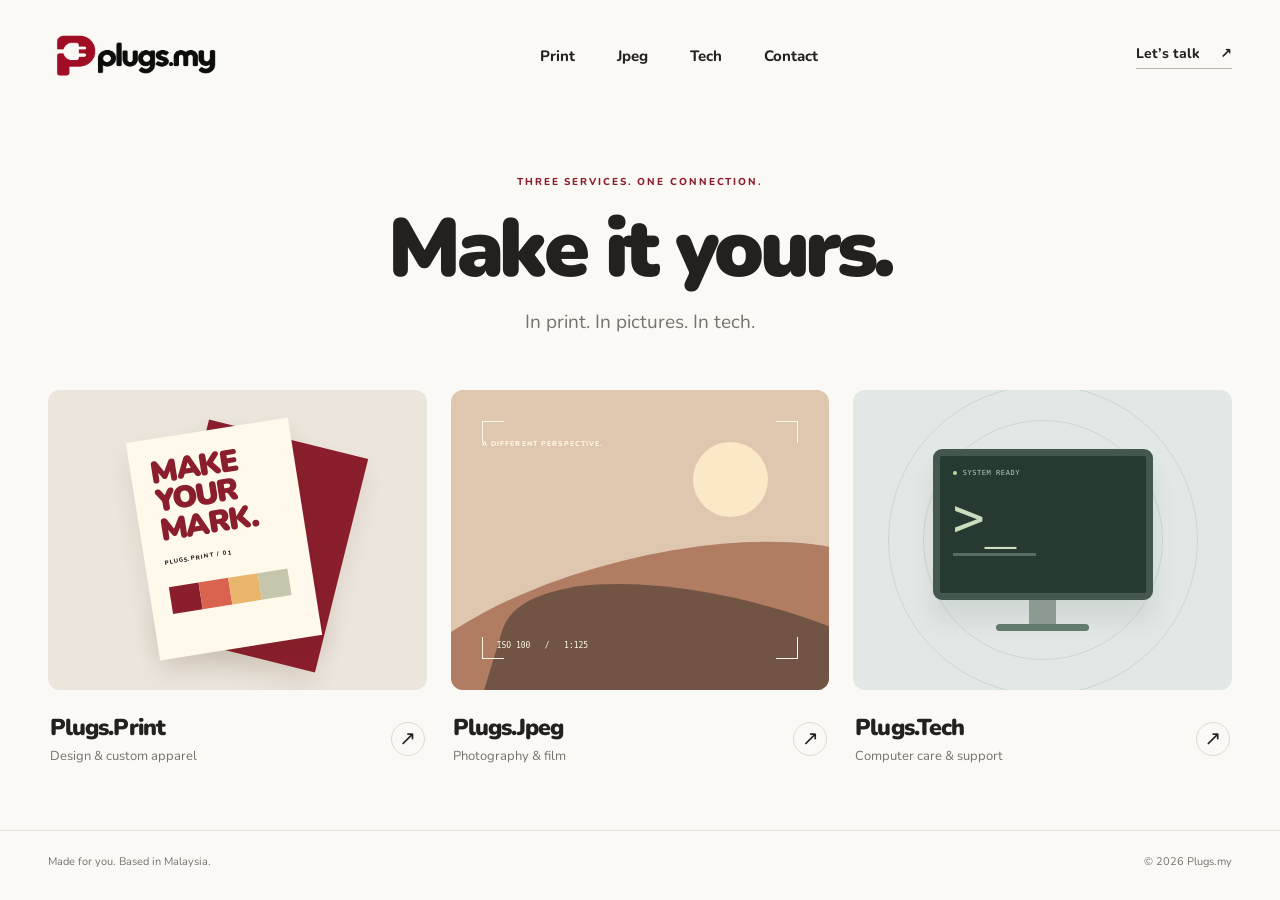
<file: site/index.html>
<!doctype html>
<html lang="en">
<head>
  <meta charset="utf-8">
  <meta name="viewport" content="width=device-width, initial-scale=1">
  <title>Plugs.my — Print, Jpeg, Tech</title>
  <meta name="description" content="Custom design and apparel, photography and video, and computer care. Three services, connected by Plugs.my.">
  <link rel="icon" href="assets/favicon.svg" type="image/svg+xml">
  <link rel="stylesheet" href="styles.css?v=contact-1">
</head>
<body>
  <header>
    <a class="brand" href="#" aria-label="Plugs.my home"><img src="assets/logo-transparent.png" alt="plugs.my" width="184" height="47"></a>
    <nav aria-label="Services"><a href="/print">Print</a><a href="/jpeg">Jpeg</a><a href="/tech">Tech</a><a href="/contact">Contact</a></nav>
    <a class="contact" href="/contact">Let’s talk <span aria-hidden="true">↗</span></a>
  </header>
  <main>
    <section class="intro">
      <p class="eyebrow">THREE SERVICES. ONE CONNECTION.</p>
      <h1>Make it yours.</h1>
      <p class="intro-line">In print. In pictures. In tech.</p>
    </section>
    <section class="services" aria-label="Our services">
      <a class="service print" href="/print" aria-label="Explore Plugs.Print">
        <div class="art print-art" aria-hidden="true"><div class="paper paper-back"></div><div class="paper paper-front"><span class="paper-title">MAKE<br>YOUR<br>MARK.</span><span class="paper-caption">PLUGS.PRINT / 01</span><div class="swatches"><i></i><i></i><i></i><i></i></div></div></div>
        <div class="service-info"><div><h2>Plugs.Print</h2><p>Design &amp; custom apparel</p></div><span class="arrow" aria-hidden="true">↗</span></div>
      </a>
      <a class="service jpeg" href="/jpeg" aria-label="Explore Plugs.Jpeg">
        <div class="art jpeg-art" aria-hidden="true"><div class="sun"></div><div class="hill hill-back"></div><div class="hill hill-front"></div><div class="viewfinder"><i></i><i></i><i></i><i></i><span class="frame-note">A DIFFERENT PERSPECTIVE.</span></div><span class="exposure">ISO 100 &nbsp; / &nbsp; 1:125</span></div>
        <div class="service-info"><div><h2>Plugs.Jpeg</h2><p>Photography &amp; film</p></div><span class="arrow" aria-hidden="true">↗</span></div>
      </a>
      <a class="service tech" href="/tech" aria-label="Explore Plugs.Tech">
        <div class="art tech-art" aria-hidden="true"><div class="orbit orbit-one"></div><div class="orbit orbit-two"></div><div class="computer"><div class="screen"><span class="status"><i></i> SYSTEM READY</span><span class="screen-symbol">&gt;_</span><span class="screen-line"></span></div><div class="stand"></div><div class="base"></div></div></div>
        <div class="service-info"><div><h2>Plugs.Tech</h2><p>Computer care &amp; support</p></div><span class="arrow" aria-hidden="true">↗</span></div>
      </a>
    </section>
  </main>
  <footer><span>Made for you. Based in Malaysia.</span><span>© 2026 Plugs.my</span></footer>
</body>
</html>
</file>
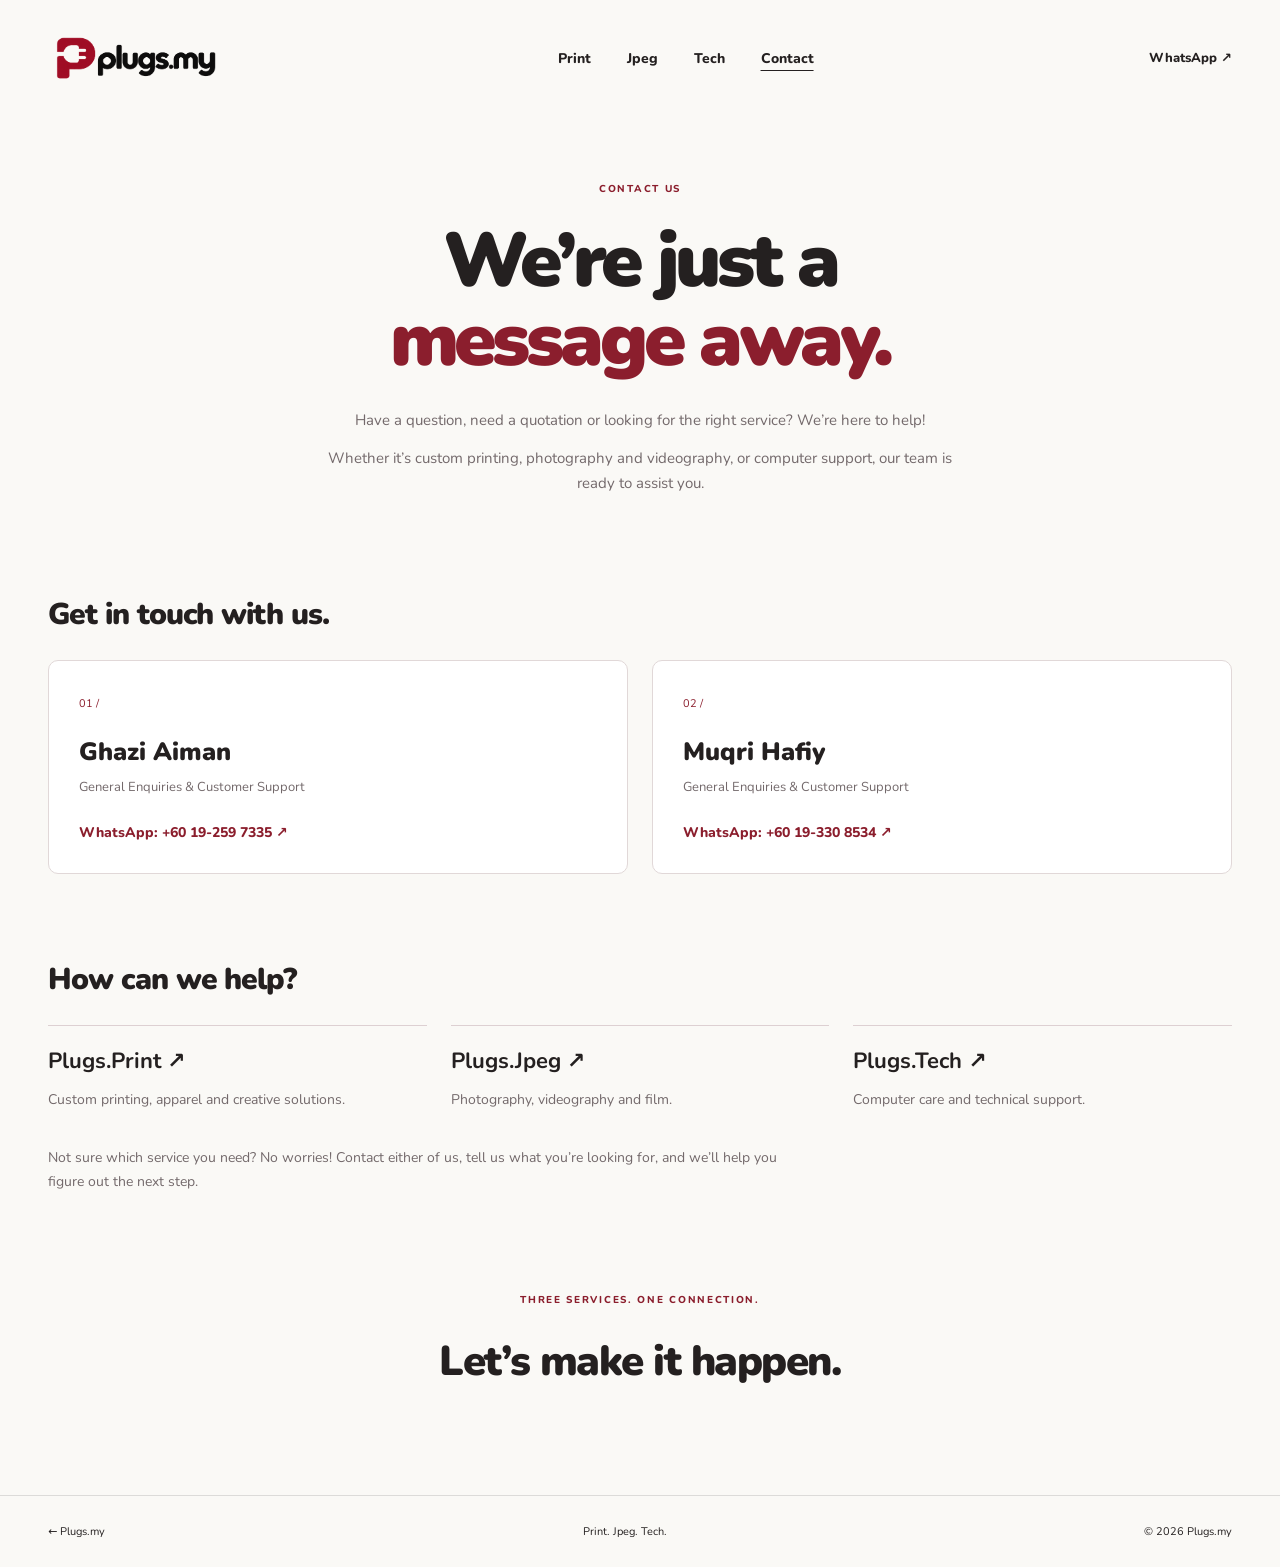
<file: site/contact.html>
<!doctype html><html lang="en"><head><meta charset="utf-8"><meta name="viewport" content="width=device-width,initial-scale=1"><title>Contact Us — Plugs.my</title><meta name="description" content="Contact Ghazi Aiman or Muqri Hafiy for Plugs.Print, Plugs.Jpeg and Plugs.Tech enquiries and quotations."><link rel="icon" href="assets/favicon.svg"><link rel="stylesheet" href="microsites.css?v=contact-pricing-1"><link rel="stylesheet" href="contact.css?v=1"></head><body class="contact-site"><header class="micro-header"><a class="micro-brand" href="/" aria-label="Plugs.my home"><img src="assets/logo-transparent.png" alt="plugs.my" width="174"></a><nav aria-label="Navigation"><a href="/print">Print</a><a href="/jpeg">Jpeg</a><a href="/tech">Tech</a><a href="/contact" aria-current="page">Contact</a></nav><a class="micro-contact" href="https://wa.me/60192597335" target="_blank" rel="noopener">WhatsApp ↗</a></header><main><section class="contact-intro"><p class="kicker">CONTACT US</p><h1>We’re just a<br><em>message away.</em></h1><p>Have a question, need a quotation or looking for the right service? We’re here to help!</p><p>Whether it’s custom printing, photography and videography, or computer support, our team is ready to assist you.</p></section><section class="contact-people" aria-labelledby="touch-title"><h2 id="touch-title">Get in touch with us.</h2><div class="contact-cards"><article><span>01 /</span><h3>Ghazi Aiman</h3><p>General Enquiries &amp; Customer Support</p><a href="https://wa.me/60192597335" target="_blank" rel="noopener">WhatsApp: +60 19-259 7335 ↗</a></article><article><span>02 /</span><h3>Muqri Hafiy</h3><p>General Enquiries &amp; Customer Support</p><a href="https://wa.me/60193308534" target="_blank" rel="noopener">WhatsApp: +60 19-330 8534 ↗</a></article></div></section><section class="contact-services"><h2>How can we help?</h2><div class="contact-service-links"><a href="/print"><strong>Plugs.Print ↗</strong><span>Custom printing, apparel and creative solutions.</span></a><a href="/jpeg"><strong>Plugs.Jpeg ↗</strong><span>Photography, videography and film.</span></a><a href="/tech"><strong>Plugs.Tech ↗</strong><span>Computer care and technical support.</span></a></div><p>Not sure which service you need? No worries! Contact either of us, tell us what you’re looking for, and we’ll help you figure out the next step.</p></section><section class="contact-end"><p class="kicker">THREE SERVICES. ONE CONNECTION.</p><h2>Let’s make it happen.</h2></section></main><footer class="micro-footer"><a href="/">← Plugs.my</a><span>Print. Jpeg. Tech.</span><span>© 2026 Plugs.my</span></footer><script src="microsites.js?v=contact-pricing-1"></script></body></html>
</file>
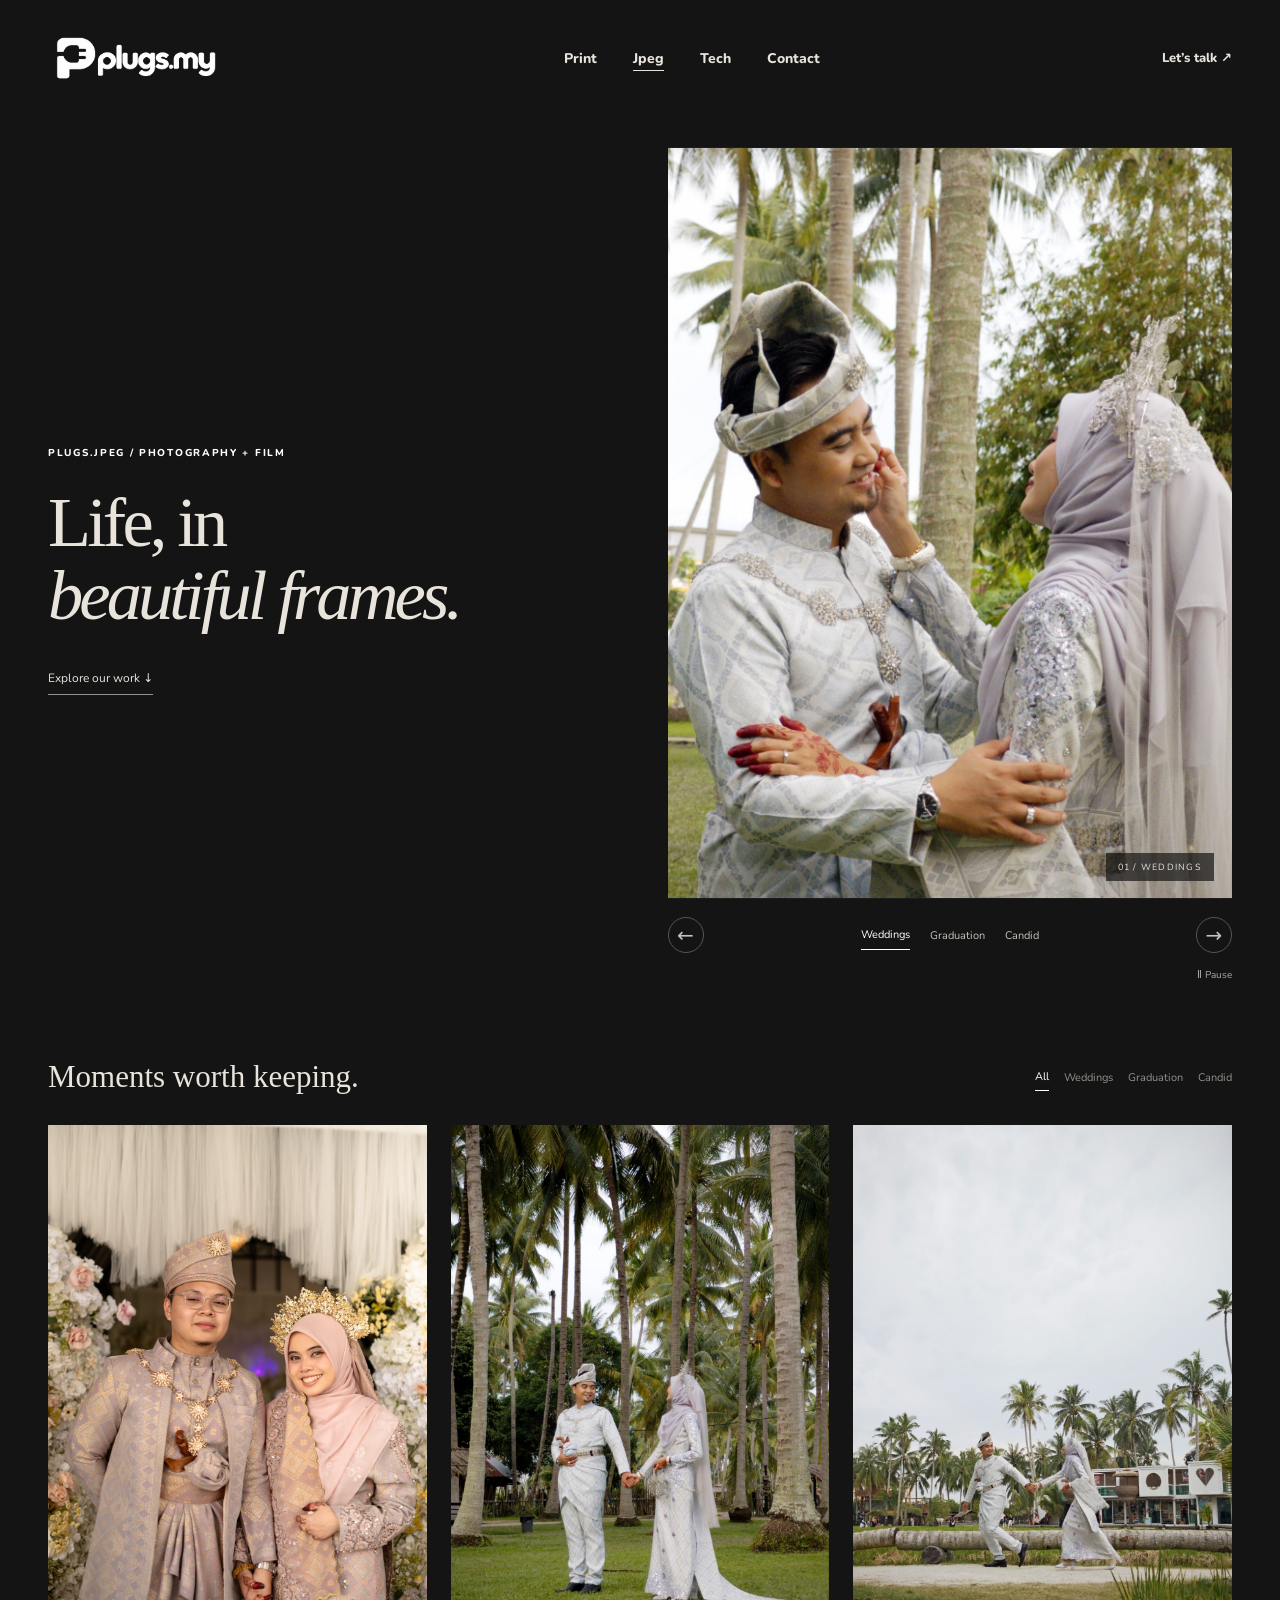
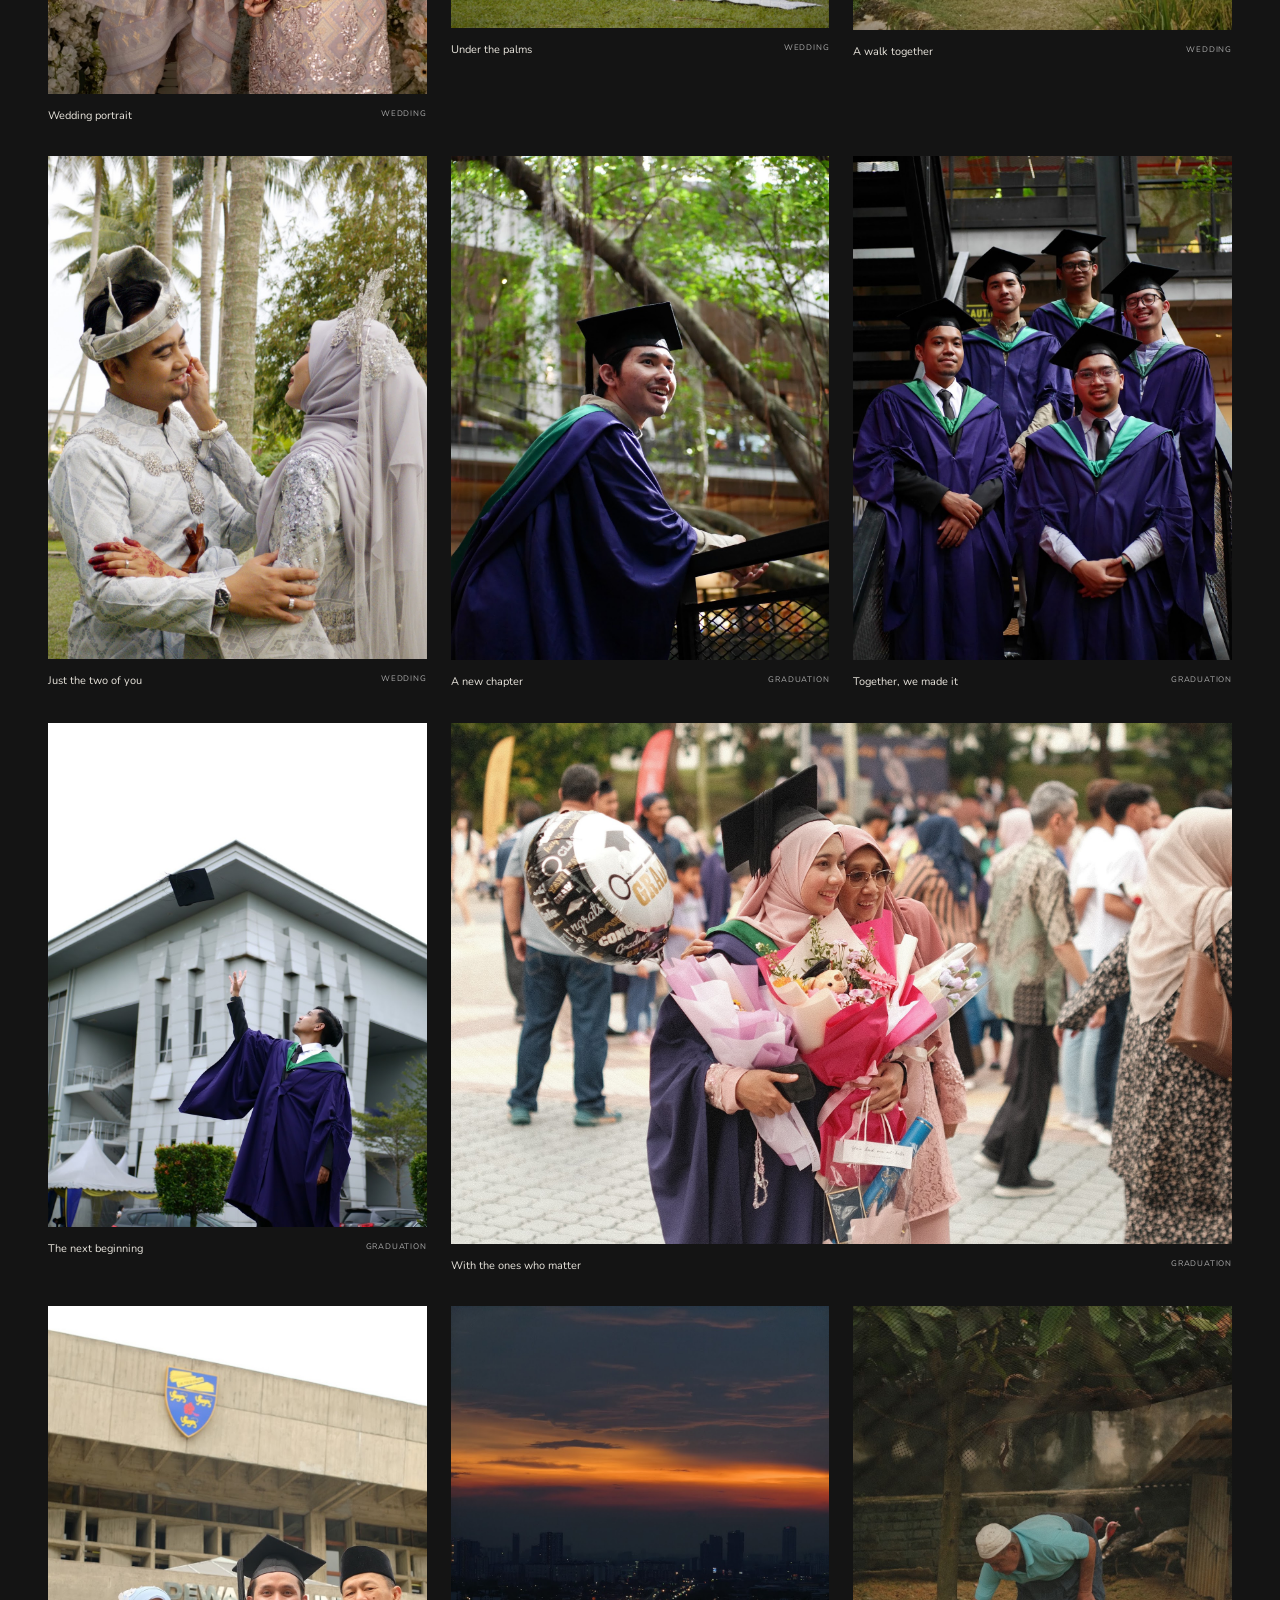
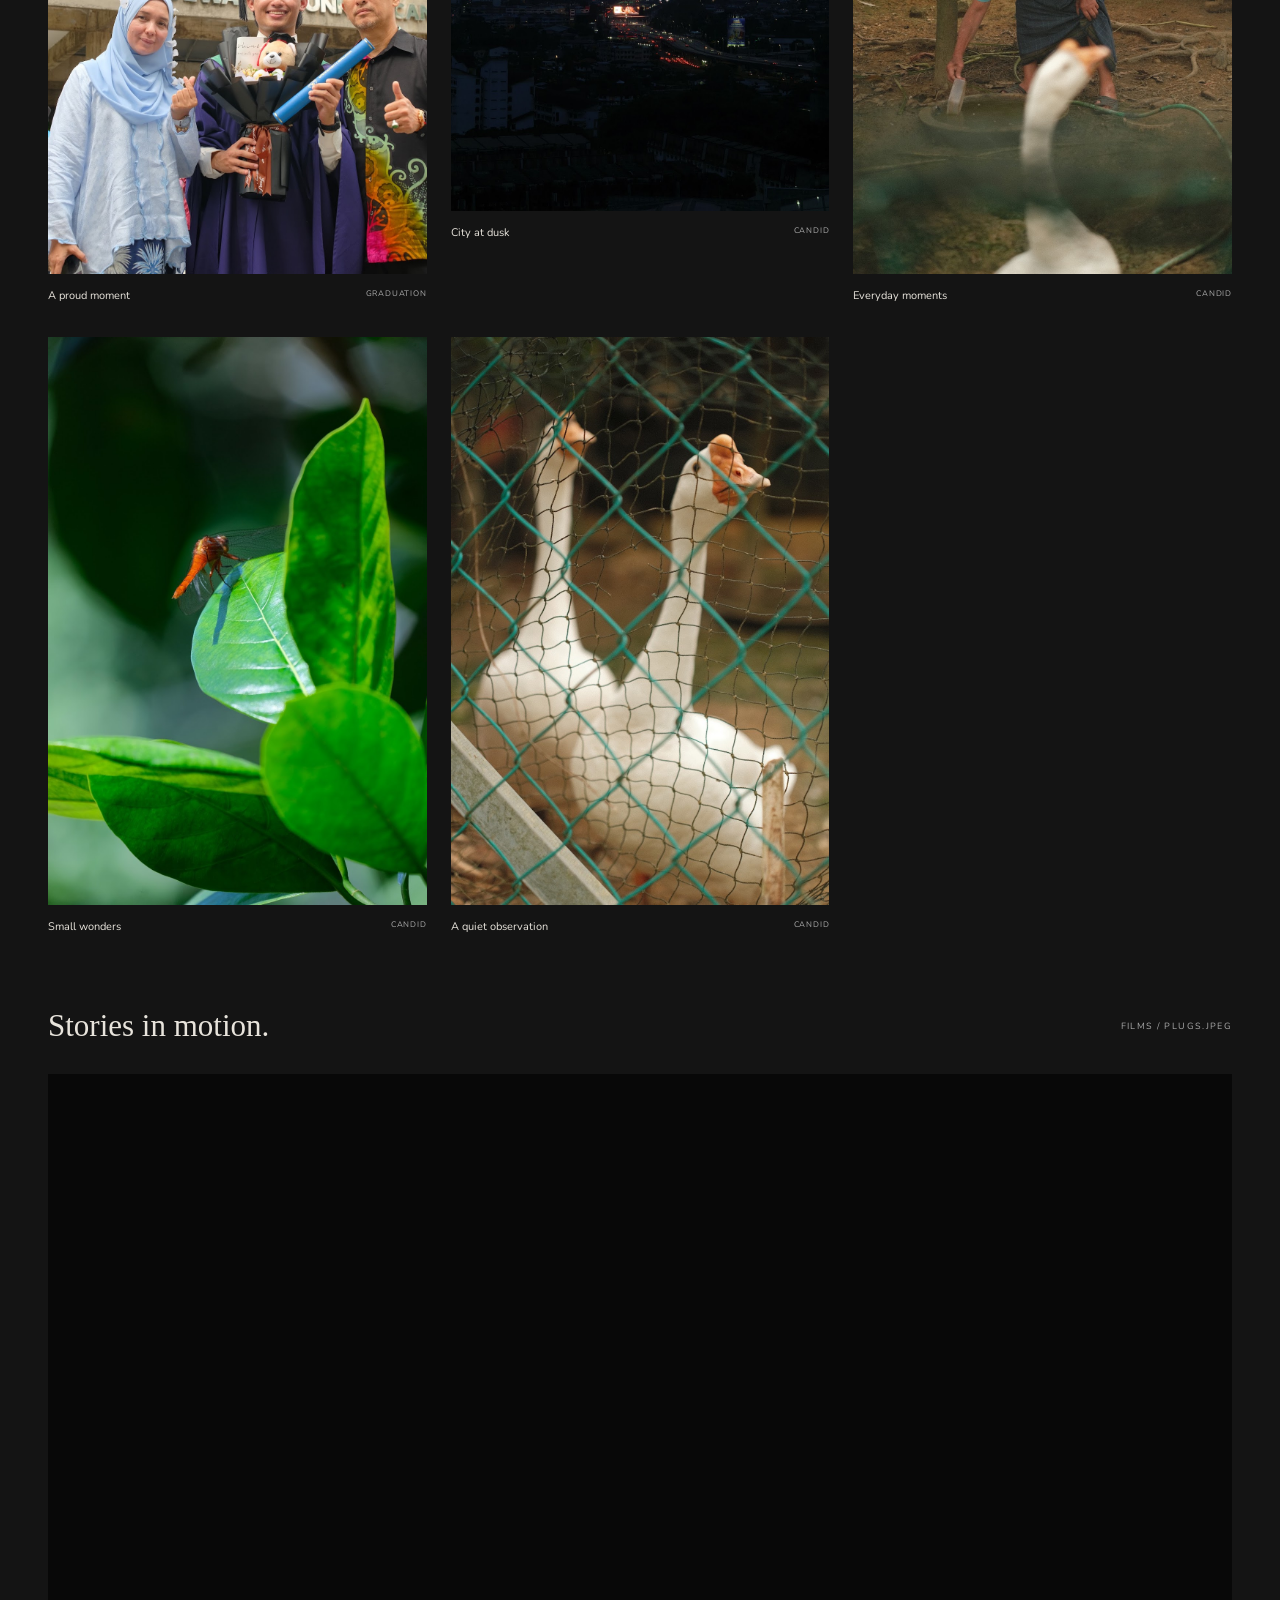
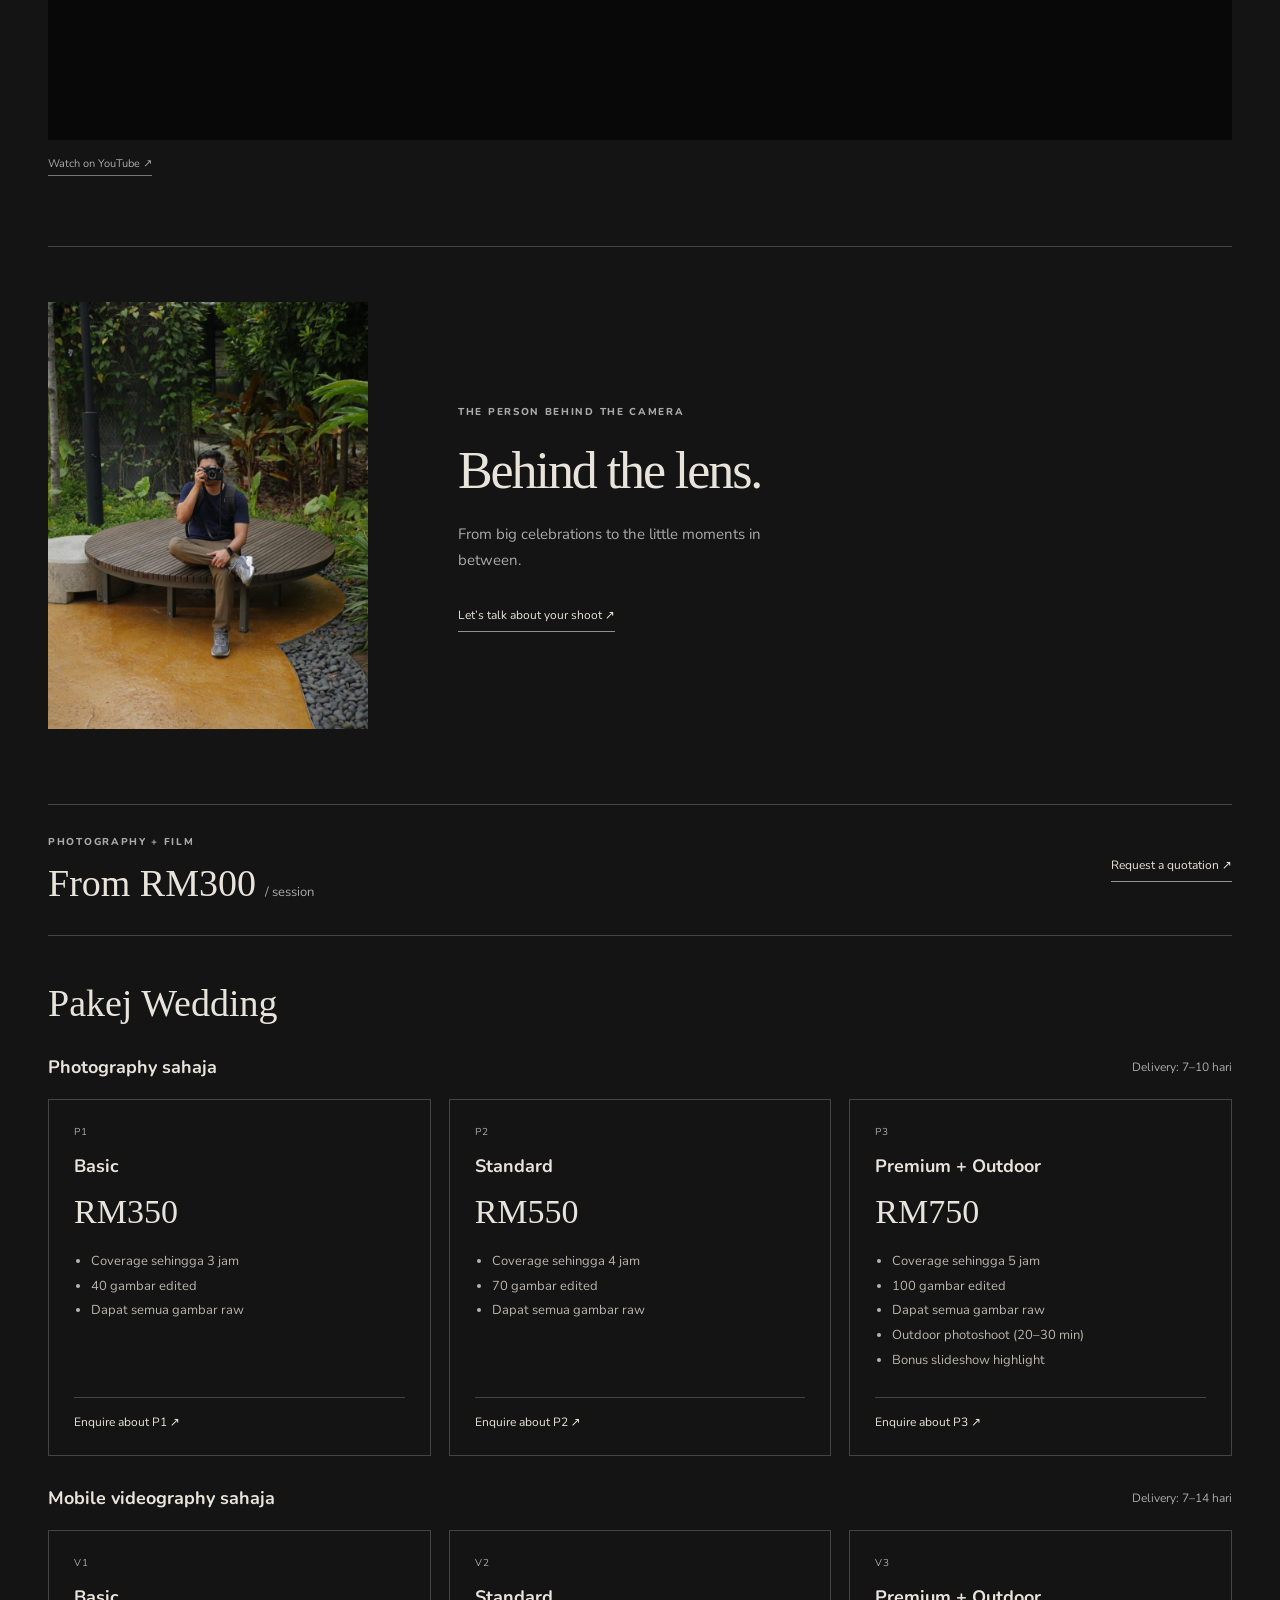
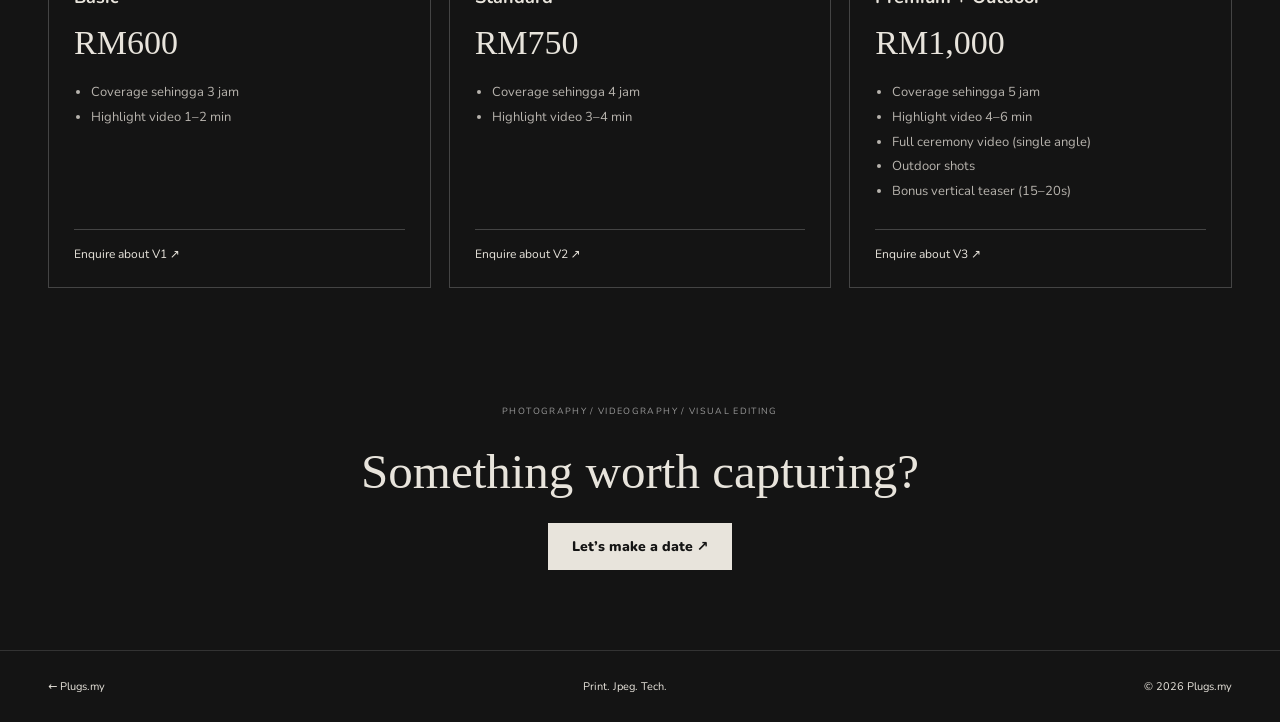
<file: site/jpeg.html>
<!doctype html><html lang="en"><head><meta charset="utf-8"><meta name="viewport" content="width=device-width,initial-scale=1"><title>Plugs.Jpeg — Plugs.my</title><link rel="icon" href="assets/favicon.svg"><link rel="stylesheet" href="microsites.css?v=contact-pricing-1-portfolio-5"></head><body class="jpeg-site"><header class="micro-header"><a class="micro-brand" href="./"><img src="assets/logo-transparent.png" alt="plugs.my" width="174"></a><nav aria-label="Services"><a href="/print">Print</a><a href="/jpeg">Jpeg</a><a href="/tech">Tech</a><a href="/contact">Contact</a></nav><a class="micro-contact" href="/contact">Let’s talk ↗</a></header><main><section class="jpeg-hero portfolio-hero"><div class="jpeg-overlay"><p class="kicker">PLUGS.JPEG / PHOTOGRAPHY + FILM</p><h1>Life, in<br><em>beautiful frames.</em></h1><a href="#portfolio" class="jpeg-link">Explore our work ↓</a></div><div class="hero-carousel" role="region" aria-roledescription="carousel" aria-label="Photography services"><div class="hero-slide" role="group" aria-roledescription="slide" aria-label="1 of 3: Weddings"><img src="assets/portfolio/wedding-04.png" alt="Bride and groom sharing a close moment beneath palm trees" width="1166" height="1552"><span class="photo-label">01 / WEDDINGS</span></div><div class="hero-slide" role="group" aria-roledescription="slide" aria-label="2 of 3: Graduation" hidden><img src="assets/portfolio/graduation-01.png" alt="Graduate smiling in a purple gown outdoors" width="1166" height="1552" loading="lazy"><span class="photo-label">02 / GRADUATION</span></div><div class="hero-slide" role="group" aria-roledescription="slide" aria-label="3 of 3: Candid" hidden><img src="assets/portfolio/candid-01.png" alt="Orange sunset over the city skyline" width="1166" height="1552" loading="lazy"><span class="photo-label">03 / CANDID</span></div><div class="carousel-controls"><button class="carousel-prev" aria-label="Previous photography type">←</button><div class="carousel-tabs" aria-label="Choose photography type"><button data-slide="0" aria-pressed="true">Weddings</button><button data-slide="1" aria-pressed="false">Graduation</button><button data-slide="2" aria-pressed="false">Candid</button></div><button class="carousel-next" aria-label="Next photography type">→</button></div><button class="carousel-toggle" type="button" aria-label="Pause automatic slideshow">Ⅱ Pause</button><p class="carousel-status" aria-live="polite" aria-atomic="true">Weddings — 1 of 3</p></div></section><section class="portfolio" id="portfolio"><div class="portfolio-heading"><h2>Moments worth keeping.</h2><div class="filters" role="group" aria-label="Filter portfolio"><button class="active" data-filter="all" aria-pressed="true">All</button><button data-filter="weddings" aria-pressed="false">Weddings</button><button data-filter="graduation" aria-pressed="false">Graduation</button><button data-filter="candid" aria-pressed="false">Candid</button></div></div><div class="photo-grid real-portfolio"><figure data-category="weddings" class="portrait"><button class="photo-open" aria-label="View wedding portrait"><img src="assets/portfolio/wedding-01.png" alt="Couple in coordinated traditional wedding attire surrounded by flowers" loading="lazy" width="1166" height="1552"></button><figcaption><span>Wedding portrait</span><span>WEDDING</span></figcaption></figure><figure data-category="weddings" class="portrait"><button class="photo-open" aria-label="View under the palms"><img src="assets/portfolio/wedding-02.png" alt="Newlyweds holding hands beneath tall palm trees" loading="lazy" width="1166" height="1552"></button><figcaption><span>Under the palms</span><span>WEDDING</span></figcaption></figure><figure data-category="weddings" class="portrait"><button class="photo-open" aria-label="View a walk together"><img src="assets/portfolio/wedding-03.png" alt="Newlyweds walking hand in hand beside a palm-lined beach" loading="lazy" width="1166" height="1552"></button><figcaption><span>A walk together</span><span>WEDDING</span></figcaption></figure><figure data-category="weddings" class="portrait"><button class="photo-open" aria-label="View just the two of you"><img src="assets/portfolio/wedding-04.png" alt="Bride and groom sharing a close moment outdoors" loading="lazy" width="1166" height="1552"></button><figcaption><span>Just the two of you</span><span>WEDDING</span></figcaption></figure><figure data-category="graduation" class="portrait"><button class="photo-open" aria-label="View a new chapter"><img src="assets/portfolio/graduation-01.png" alt="Graduate smiling in a purple gown and mortarboard outdoors" loading="lazy" width="1166" height="1552"></button><figcaption><span>A new chapter</span><span>GRADUATION</span></figcaption></figure><figure data-category="graduation" class="portrait"><button class="photo-open" aria-label="View together, we made it"><img src="assets/portfolio/graduation-02.png" alt="Five graduates posing together in purple gowns" loading="lazy" width="1166" height="1552"></button><figcaption><span>Together, we made it</span><span>GRADUATION</span></figcaption></figure><figure data-category="graduation" class="portrait"><button class="photo-open" aria-label="View the next beginning"><img src="assets/portfolio/graduation-03.png" alt="Graduate tossing a mortarboard into the air" loading="lazy" width="1166" height="1552"></button><figcaption><span>The next beginning</span><span>GRADUATION</span></figcaption></figure><figure data-category="graduation" class="landscape"><button class="photo-open" aria-label="View with the ones who matter"><img src="assets/portfolio/graduation-04.png" alt="Graduate holding flowers and embracing a loved one" loading="lazy" width="2328" height="1552"></button><figcaption><span>With the ones who matter</span><span>GRADUATION</span></figcaption></figure><figure data-category="graduation" class="portrait"><button class="photo-open" aria-label="View a proud moment"><img src="assets/portfolio/graduation-05.png" alt="Graduate posing with family members outside a university hall" loading="lazy" width="1166" height="1552"></button><figcaption><span>A proud moment</span><span>GRADUATION</span></figcaption></figure><figure data-category="candid" class="portrait"><button class="photo-open" aria-label="View city at dusk"><img src="assets/portfolio/candid-01.png" alt="Orange sunset over a city skyline and evening traffic" loading="lazy" width="1164" height="1552"></button><figcaption><span>City at dusk</span><span>CANDID</span></figcaption></figure><figure data-category="candid" class="portrait"><button class="photo-open" aria-label="View everyday moments"><img src="assets/portfolio/candid-02.png" alt="Man tending an outdoor bird enclosure" loading="lazy" width="1034" height="1552"></button><figcaption><span>Everyday moments</span><span>CANDID</span></figcaption></figure><figure data-category="candid" class="portrait"><button class="photo-open" aria-label="View small wonders"><img src="assets/portfolio/candid-03.png" alt="Orange dragonfly resting on a bright green leaf" loading="lazy" width="1034" height="1552"></button><figcaption><span>Small wonders</span><span>CANDID</span></figcaption></figure><figure data-category="candid" class="portrait"><button class="photo-open" aria-label="View a quiet observation"><img src="assets/portfolio/candid-04.png" alt="Two white geese seen through enclosure netting" loading="lazy" width="1034" height="1552"></button><figcaption><span>A quiet observation</span><span>CANDID</span></figcaption></figure></div></section><section class="films" id="films" aria-labelledby="films-title"><div class="portfolio-heading"><h2 id="films-title">Stories in motion.</h2><span class="film-label">FILMS / PLUGS.JPEG</span></div><div class="film-player"><iframe src="https://www.youtube-nocookie.com/embed/VL3LqoIb05s" title="Plugs.Jpeg portfolio film on YouTube" width="1280" height="720" loading="lazy" referrerpolicy="strict-origin-when-cross-origin" allow="accelerometer; autoplay; clipboard-write; encrypted-media; gyroscope; picture-in-picture; web-share" allowfullscreen></iframe></div><a class="film-external" href="https://www.youtube.com/watch?v=VL3LqoIb05s" target="_blank" rel="noopener">Watch on YouTube ↗</a></section><section class="photographer" aria-labelledby="photographer-title"><img src="assets/portfolio/photographer.png" alt="The Plugs.Jpeg photographer holding a camera in a garden" width="809" height="1080" loading="lazy"><div><p class="kicker">THE PERSON BEHIND THE CAMERA</p><h2 id="photographer-title">Behind the lens.</h2><p>From big celebrations to the little moments in between.</p><a class="jpeg-link" href="https://wa.me/60192597335?text=Hi%20Plugs.Jpeg%2C%20I%27d%20like%20to%20discuss%20a%20shoot." target="_blank" rel="noopener">Let’s talk about your shoot ↗</a></div></section><section class="jpeg-pricing" id="pricing"><div class="jpeg-starting"><div><p class="kicker">PHOTOGRAPHY + FILM</p><h2>From RM300 <span>/ session</span></h2></div><a class="jpeg-link" href="/contact">Request a quotation ↗</a></div><div lang="ms"><h2 class="wedding-title">Pakej Wedding</h2><div class="package-heading"><h3>Photography sahaja</h3><p>Delivery: 7–10 hari</p></div><div class="package-grid"><article><span class="package-code">P1</span><h4>Basic</h4><p class="package-price">RM350</p><ul><li>Coverage sehingga 3 jam</li><li>40 gambar edited</li><li>Dapat semua gambar raw</li></ul><a href="https://wa.me/60192597335?text=Hi%20Plugs.Jpeg%2C%20saya%20berminat%20pakej%20P1." target="_blank" rel="noopener">Enquire about P1 ↗</a></article><article><span class="package-code">P2</span><h4>Standard</h4><p class="package-price">RM550</p><ul><li>Coverage sehingga 4 jam</li><li>70 gambar edited</li><li>Dapat semua gambar raw</li></ul><a href="https://wa.me/60192597335?text=Hi%20Plugs.Jpeg%2C%20saya%20berminat%20pakej%20P2." target="_blank" rel="noopener">Enquire about P2 ↗</a></article><article><span class="package-code">P3</span><h4>Premium + Outdoor</h4><p class="package-price">RM750</p><ul><li>Coverage sehingga 5 jam</li><li>100 gambar edited</li><li>Dapat semua gambar raw</li><li>Outdoor photoshoot (20–30 min)</li><li>Bonus slideshow highlight</li></ul><a href="https://wa.me/60192597335?text=Hi%20Plugs.Jpeg%2C%20saya%20berminat%20pakej%20P3." target="_blank" rel="noopener">Enquire about P3 ↗</a></article></div><div class="package-heading"><h3>Mobile videography sahaja</h3><p>Delivery: 7–14 hari</p></div><div class="package-grid"><article><span class="package-code">V1</span><h4>Basic</h4><p class="package-price">RM600</p><ul><li>Coverage sehingga 3 jam</li><li>Highlight video 1–2 min</li></ul><a href="https://wa.me/60192597335?text=Hi%20Plugs.Jpeg%2C%20saya%20berminat%20pakej%20V1." target="_blank" rel="noopener">Enquire about V1 ↗</a></article><article><span class="package-code">V2</span><h4>Standard</h4><p class="package-price">RM750</p><ul><li>Coverage sehingga 4 jam</li><li>Highlight video 3–4 min</li></ul><a href="https://wa.me/60192597335?text=Hi%20Plugs.Jpeg%2C%20saya%20berminat%20pakej%20V2." target="_blank" rel="noopener">Enquire about V2 ↗</a></article><article><span class="package-code">V3</span><h4>Premium + Outdoor</h4><p class="package-price">RM1,000</p><ul><li>Coverage sehingga 5 jam</li><li>Highlight video 4–6 min</li><li>Full ceremony video (single angle)</li><li>Outdoor shots</li><li>Bonus vertical teaser (15–20s)</li></ul><a href="https://wa.me/60192597335?text=Hi%20Plugs.Jpeg%2C%20saya%20berminat%20pakej%20V3." target="_blank" rel="noopener">Enquire about V3 ↗</a></article></div></div></section><section class="jpeg-book"><span>PHOTOGRAPHY / VIDEOGRAPHY / VISUAL EDITING</span><h2>Something worth capturing?</h2><a class="action" href="https://wa.me/60192597335?text=Hi%20Plugs.Jpeg%2C%20I%27d%20like%20to%20enquire%20about%20a%20shoot." target="_blank" rel="noopener">Let’s make a date ↗</a></section></main><dialog class="photo-dialog" aria-label="Portfolio photograph"><button class="photo-close" aria-label="Close photograph">✕</button><img alt=""><p></p></dialog><footer class="micro-footer"><a href="./">← Plugs.my</a><span>Print. Jpeg. Tech.</span><span>© 2026 Plugs.my</span></footer><script src="microsites.js?v=clean-urls-1"></script></body></html>
</file>
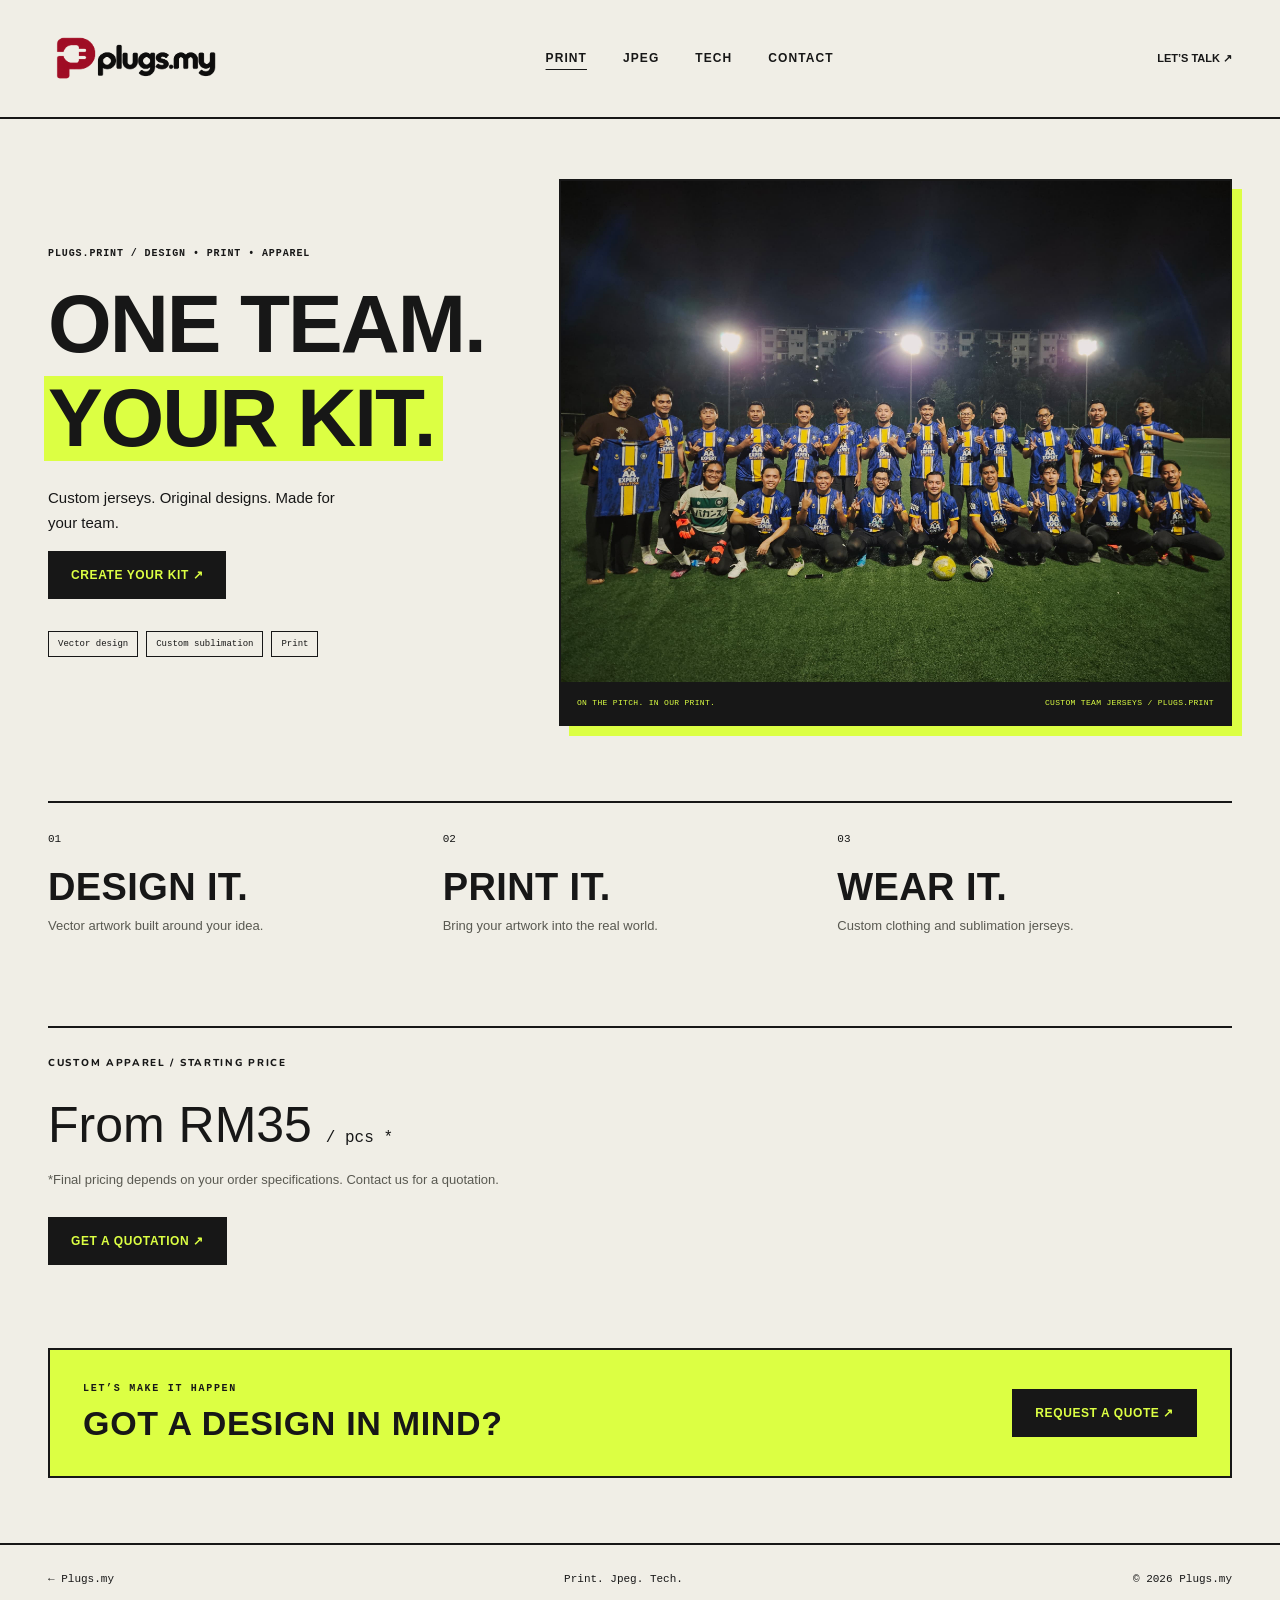
<file: site/print.html>
<!doctype html><html lang="en"><head><meta charset="utf-8"><meta name="viewport" content="width=device-width,initial-scale=1"><title>Plugs.Print — Plugs.my</title><link rel="icon" href="assets/favicon.svg"><link rel="stylesheet" href="microsites.css?v=contact-pricing-1-print-3"><link rel="stylesheet" href="print-theme.css?v=pricing-1"></head><body class="print-site"><header class="micro-header"><a class="micro-brand" href="./"><img src="assets/logo-transparent.png" alt="plugs.my" width="174"></a><nav aria-label="Services"><a href="/print">Print</a><a href="/jpeg">Jpeg</a><a href="/tech">Tech</a><a href="/contact">Contact</a></nav><a class="micro-contact" href="/contact">Let’s talk ↗</a></header><main><section class="print-hero"><div><p class="kicker">PLUGS.PRINT / DESIGN • PRINT • APPAREL</p><h1>ONE TEAM.<br><em>YOUR KIT.</em></h1><p>Custom jerseys. Original designs. Made for your team.</p><a class="action" href="#start">Create your kit ↗</a><div class="print-tags"><span>Vector design</span><span>Custom sublimation</span><span>Print</span></div></div><div class="print-product"><img src="assets/print-team-jerseys.png" alt="Football team wearing blue and yellow custom jerseys produced by Plugs.Print" width="2560" height="1920"><div class="product-caption"><span>ON THE PITCH. IN OUR PRINT.</span><span>CUSTOM TEAM JERSEYS / PLUGS.PRINT</span></div></div></section><section class="print-offerings"><article><span>01</span><h2>Design it.</h2><p>Vector artwork built around your idea.</p></article><article><span>02</span><h2>Print it.</h2><p>Bring your artwork into the real world.</p></article><article><span>03</span><h2>Wear it.</h2><p>Custom clothing and sublimation jerseys.</p></article></section><section class="print-pricing"><p class="kicker">CUSTOM APPAREL / STARTING PRICE</p><h2>From RM35 <span>/ pcs *</span></h2><p>*Final pricing depends on your order specifications. Contact us for a quotation.</p><a class="action" href="/contact">Get a quotation ↗</a></section><section id="start" class="print-start"><div><p class="kicker">LET’S MAKE IT HAPPEN</p><h2>Got a design in mind?</h2></div><a class="action" href="https://wa.me/60192597335?text=Hi%20Plugs.Print%2C%20I%27d%20like%20a%20quote%20for%20a%20custom%20order." target="_blank" rel="noopener">Request a quote ↗</a></section></main><footer class="micro-footer"><a href="./">← Plugs.my</a><span>Print. Jpeg. Tech.</span><span>© 2026 Plugs.my</span></footer><script src="microsites.js?v=clean-urls-1"></script></body></html>
</file>
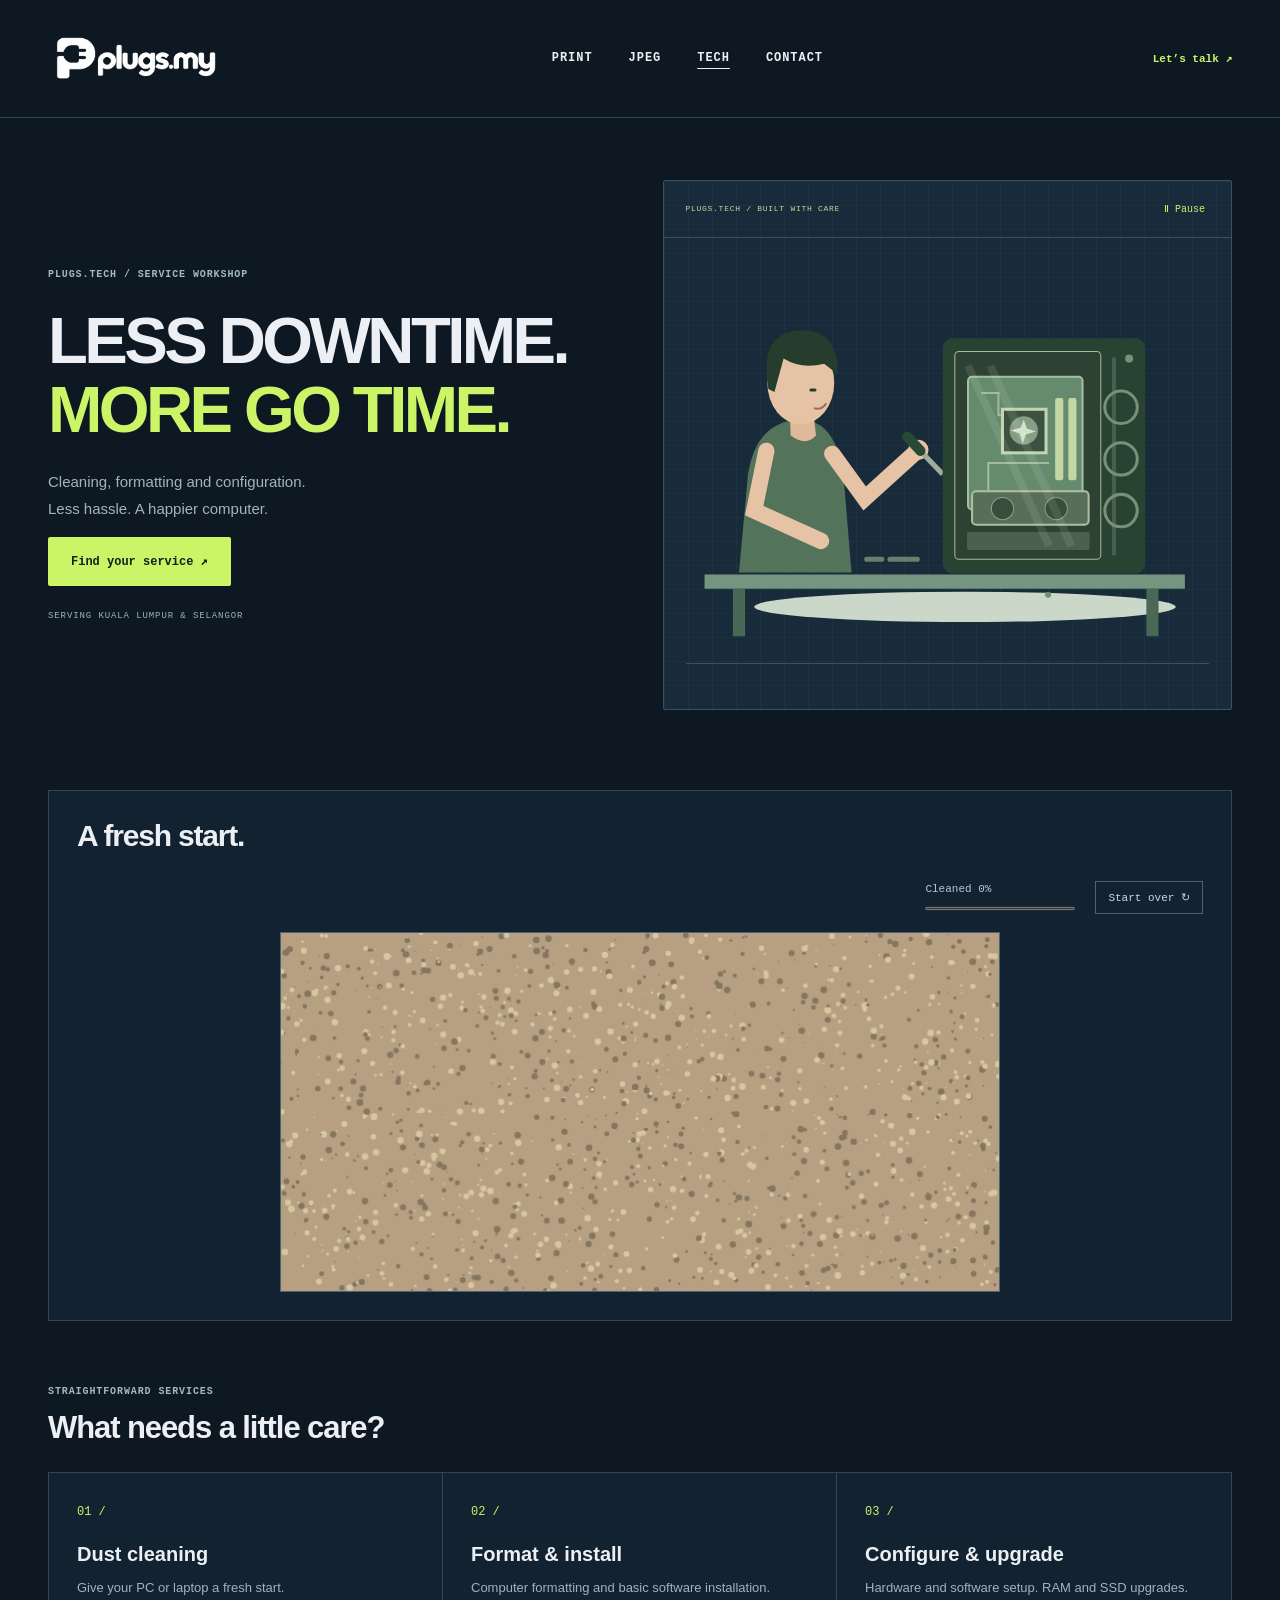
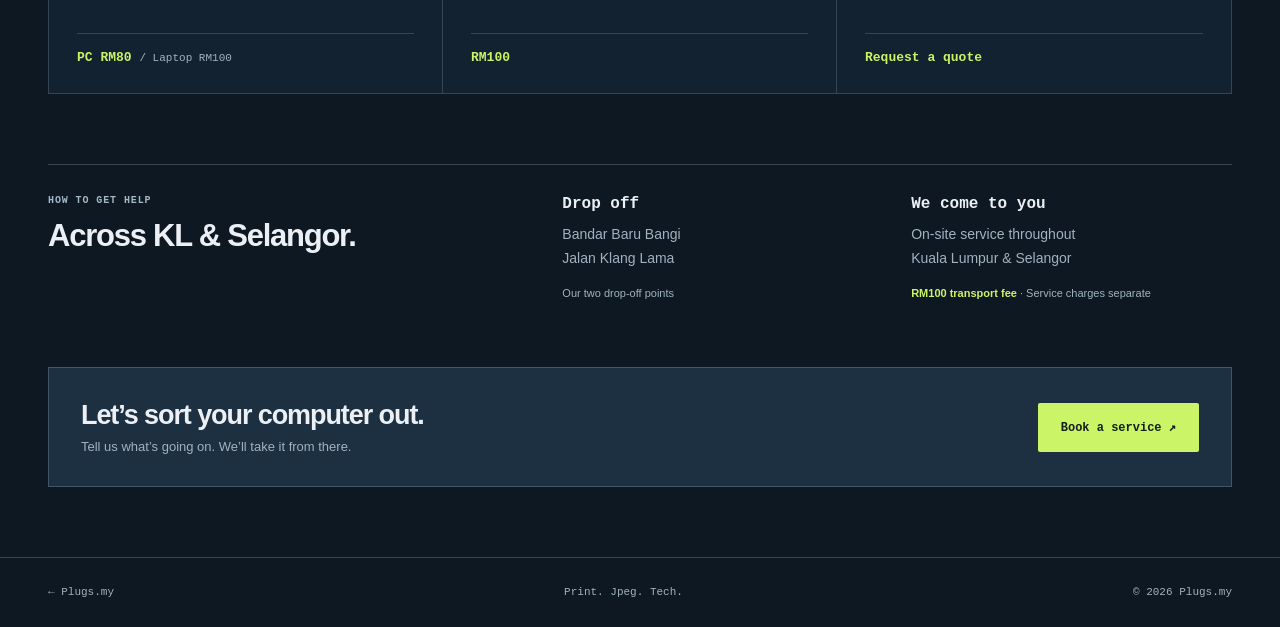
<file: site/tech.html>
<!doctype html><html lang="en"><head><meta charset="utf-8"><meta name="viewport" content="width=device-width,initial-scale=1"><title>Plugs.Tech — Plugs.my</title><link rel="icon" href="assets/favicon.svg"><link rel="stylesheet" href="microsites.css?v=contact-pricing-1-tech-3"><link rel="stylesheet" href="tech-theme.css?v=3"></head><body class="tech-site"><header class="micro-header"><a class="micro-brand" href="./"><img src="assets/logo-transparent.png" alt="plugs.my" width="174"></a><nav aria-label="Services"><a href="/print">Print</a><a href="/jpeg">Jpeg</a><a href="/tech">Tech</a><a href="/contact">Contact</a></nav><a class="micro-contact" href="/contact">Let’s talk ↗</a></header><main><section class="tech-hero"><div><p class="kicker">PLUGS.TECH / SERVICE WORKSHOP</p><h1>LESS DOWNTIME.<br><em>MORE GO TIME.</em></h1><p>Cleaning, formatting and configuration.<br>Less hassle. A happier computer.</p><a class="action" href="#services">Find your service ↗</a><span class="tech-location">SERVING KUALA LUMPUR &amp; SELANGOR</span></div><div class="pc-assembly"><div class="assembly-heading"><span>PLUGS.TECH / BUILT WITH CARE</span><button class="assembly-toggle" type="button" aria-pressed="false" aria-label="Pause computer assembly animation">Ⅱ Pause</button></div><svg viewBox="0 0 560 420" role="img" aria-labelledby="assembly-title assembly-desc"><title id="assembly-title">A technician assembling a desktop computer</title><desc id="assembly-desc">A looping illustration shows a technician installing the motherboard, memory and graphics card into a desktop case, then powering it on.</desc><ellipse cx="297" cy="364" rx="208" ry="15" fill="#cad7c9"/><path d="M40 332h474v14H40z" fill="#769581"/><path d="M74 346v47m408-47v47" stroke="#496855" stroke-width="12"/><g class="technician"><path d="M127 180q-36 5-44 52l-9 98h111l-8-97q-7-48-35-53" fill="#54735b"/><path d="m124 171 1 24q15 11 25 0l-3-26" fill="#deb99a"/><ellipse cx="135" cy="143" rx="33" ry="41" fill="#e7c3a6"/><path d="M103 149q-10-56 31-58 38-2 38 44l-14-11q-22 6-40-5l-9 33" fill="#263c2d"/><path d="M145 150h4" stroke="#263c2d" stroke-width="3" stroke-linecap="round"/><path d="M148 168q8 2 12-5" fill="none" stroke="#9e6b54" stroke-width="2"/><path d="m101 210-12 59 66 30" fill="none" stroke="#e7c3a6" stroke-width="16" stroke-linecap="round"/><g class="working-arm"><path d="m166 213 32 44 53-48" fill="none" stroke="#e7c3a6" stroke-width="16" stroke-linecap="round"/><circle cx="251" cy="209" r="10" fill="#e7c3a6"/><path d="m249 206 26 27" stroke="#9fac9e" stroke-width="5"/><path d="m240 196 13 14" stroke="#284a35" stroke-width="10" stroke-linecap="round"/></g></g><rect x="275" y="99" width="200" height="232" rx="10" fill="#294333"/><rect x="287" y="112" width="144" height="205" rx="4" fill="#162a1d"/><path d="M444 118v195" stroke="#47604d" stroke-width="4"/><circle cx="459" cy="119" r="4" class="power-led" fill="#779077"/><g fill="none" stroke="#779077" stroke-width="3"><circle cx="451" cy="167" r="16"/><circle cx="451" cy="218" r="16"/><circle cx="451" cy="269" r="16"/></g><g class="motherboard"><rect x="300" y="137" width="113" height="131" rx="4" fill="#547c60" stroke="#9cb79c" stroke-width="2"/><path d="M313 153h17v22h20m-30 78v-31h60" fill="none" stroke="#9bb393" stroke-width="2"/><rect x="334" y="169" width="43" height="43" fill="#263b2b" stroke="#bfd0ae" stroke-width="3"/><circle cx="355" cy="190" r="14" fill="#79947a"/><path d="m355 179 3 9 9 3-10 3-3 9-3-10-9-3 10-3z" fill="#d4dfcb"/></g><g class="memory"><rect x="386" y="158" width="8" height="81" rx="2" fill="#c0d39a"/><rect x="399" y="158" width="8" height="81" rx="2" fill="#c0d39a"/></g><g class="graphics-card"><rect x="304" y="250" width="115" height="33" rx="4" fill="#455c48" stroke="#a6b89b" stroke-width="2"/><circle cx="334" cy="267" r="11" fill="#233527" stroke="#809679"/><circle cx="387" cy="267" r="11" fill="#233527" stroke="#809679"/></g><rect x="299" y="290" width="121" height="18" rx="2" fill="#384c3a"/><g class="case-glass"><rect x="287" y="112" width="144" height="205" rx="4" fill="#dcead2" fill-opacity=".12" stroke="#a6b99c"/><path d="m300 126 80 178m-58-178 80 178" stroke="#e6f0e0" stroke-opacity=".1" stroke-width="8"/></g><path d="M250 317h-27m-8 0h-15" stroke="#66806b" stroke-width="5" stroke-linecap="round"/><circle cx="379" cy="352" r="3" fill="#718e76"/></svg><div class="assembly-caption"><span class="assembly-step step-board">01 / Install the motherboard</span><span class="assembly-step step-memory">02 / Fit the memory</span><span class="assembly-step step-gpu">03 / Install the graphics card</span><span class="assembly-step step-ready">04 / Ready to power on</span></div></div></section><section class="dust-game" aria-labelledby="dust-title"><div class="dust-intro"><div><h2 id="dust-title">A fresh start.</h2></div></div><div class="dust-play"><div class="dust-toolbar"><span class="dust-message" role="status" aria-live="polite"></span><div class="dust-progress"><label for="dust-meter">Cleaned <span class="dust-percent">0%</span></label><progress id="dust-meter" value="0" max="100">0%</progress></div><button class="dust-reset" type="button">Start over ↻</button></div><div class="dust-board"><svg viewBox="0 0 720 360" aria-hidden="true"><rect width="720" height="360" fill="#162635"/><rect x="120" y="32" width="480" height="296" rx="8" fill="#0b151f" stroke="#52687a" stroke-width="5"/><rect x="140" y="50" width="302" height="252" fill="#254b3b"/><path d="M157 72h100v44h50m-145 145h105v-34h125m-110-155v64h85" fill="none" stroke="#729373" stroke-width="3"/><rect x="239" y="114" width="96" height="96" rx="7" fill="#111e28" stroke="#789886" stroke-width="4"/><circle cx="287" cy="162" r="34" fill="#395747" stroke="#bdd59c" stroke-width="3"/><path d="m287 134 8 20 20 8-21 8-7 20-8-21-20-7 21-8z" fill="#abc891"/><rect x="359" y="102" width="18" height="115" fill="#bbd785"/><rect x="389" y="102" width="18" height="115" fill="#bbd785"/><rect x="166" y="239" width="254" height="43" rx="4" fill="#263d4d" stroke="#8b9d8c" stroke-width="2"/><circle cx="237" cy="261" r="15" fill="#0e1924" stroke="#9bb49b"/><circle cx="346" cy="261" r="15" fill="#0e1924" stroke="#9bb49b"/><g fill="#203744" stroke="#adc293" stroke-width="3"><circle cx="520" cy="93" r="36"/><circle cx="520" cy="179" r="36"/><circle cx="520" cy="265" r="36"/></g><g fill="#a8c782"><circle cx="520" cy="93" r="9"/><circle cx="520" cy="179" r="9"/><circle cx="520" cy="265" r="9"/></g></svg><canvas class="dust-canvas" width="720" height="360" tabindex="0" role="img" aria-label="Dusty desktop PC. Drag to wipe, or use arrow keys and hold Space to clean."></canvas><span class="dust-finish" hidden>FRESH START. ✦</span></div><a class="dust-book" href="https://wa.me/60192597335?text=Hi%20Plugs.Tech%2C%20I%27d%20like%20to%20book%20PC%20cleaning." target="_blank" rel="noopener" hidden>Want the real thing? Book a clean ↗</a></div></section><section class="tech-services" id="services"><div class="section-top"><p class="kicker">STRAIGHTFORWARD SERVICES</p><h2>What needs a little care?</h2></div><div class="tech-grid"><article><span class="tech-icon">01 /</span><h3>Dust cleaning</h3><p>Give your PC or laptop a fresh start.</p><strong>PC RM80 <span>/ Laptop RM100</span></strong></article><article><span class="tech-icon">02 /</span><h3>Format &amp; install</h3><p>Computer formatting and basic software installation.</p><strong>RM100</strong></article><article><span class="tech-icon">03 /</span><h3>Configure &amp; upgrade</h3><p>Hardware and software setup. RAM and SSD upgrades.</p><strong>Request a quote</strong></article></div></section><section class="tech-coverage" aria-labelledby="coverage-title"><div><p class="kicker">HOW TO GET HELP</p><h2 id="coverage-title">Across KL &amp; Selangor.</h2></div><div class="coverage-options"><article><h3>Drop off</h3><p>Bandar Baru Bangi<br>Jalan Klang Lama</p><span>Our two drop-off points</span></article><article><h3>We come to you</h3><p>On-site service throughout<br>Kuala Lumpur &amp; Selangor</p><span><strong>RM100 transport fee</strong> · Service charges separate</span></article></div></section><section class="tech-book"><div><h2>Let’s sort your computer out.</h2><p>Tell us what’s going on. We’ll take it from there.</p></div><a class="action" href="https://wa.me/60192597335?text=Hi%20Plugs.Tech%2C%20I%27d%20like%20to%20book%20a%20computer%20service." target="_blank" rel="noopener">Book a service ↗</a></section></main><footer class="micro-footer"><a href="./">← Plugs.my</a><span>Print. Jpeg. Tech.</span><span>© 2026 Plugs.my</span></footer><script src="microsites.js?v=clean-urls-1"></script><script src="dust-buster.js?v=3" defer></script></body></html>
</file>
<file: site/styles.css>
@font-face{font-family:Nunito;src:url('assets/fonts/nunito-variable.ttf') format('truetype');font-weight:200 1000;font-display:swap}
:root{--red:#8b1e2d;--ink:#242020;--muted:#78716e;--bg:#faf9f6}
*{box-sizing:border-box}body{margin:0;background:var(--bg);color:var(--ink);font-family:Nunito,ui-rounded,system-ui,sans-serif}a{color:inherit;text-decoration:none}header,main,footer{max-width:1280px;margin:auto;padding-left:48px;padding-right:48px}header{height:112px;display:flex;align-items:center;justify-content:space-between;gap:28px}.brand img{display:block;width:174px;height:auto}nav{display:flex;gap:42px;font-size:15px;font-weight:750}nav a:hover{color:var(--red)}.contact{font-size:14px;font-weight:750;border-bottom:1px solid #bbb2ad;padding-bottom:5px}.contact span{margin-left:16px}a:focus-visible{outline:3px solid var(--red);outline-offset:6px}
.intro{text-align:center;padding:63px 0 55px}.eyebrow{font-size:10px;letter-spacing:.19em;font-weight:800;color:var(--red);margin:0 0 17px}h1{font-size:clamp(48px,7vw,82px);font-weight:950;line-height:1.05;letter-spacing:-.055em;margin:0}.intro-line{font-size:19px;color:var(--muted);margin:17px 0 0}.services{display:grid;grid-template-columns:repeat(3,minmax(0,1fr));gap:24px}.service{display:block;min-width:0}.art{height:300px;border-radius:12px;position:relative;overflow:hidden;transition:transform .25s}.service:hover .art{transform:translateY(-5px)}.service-info{display:flex;justify-content:space-between;align-items:center;padding:22px 2px}.service h2{font-size:23px;letter-spacing:-.04em;font-weight:900;margin:0}.service p{font-size:13px;color:var(--muted);margin:4px 0 0}.arrow{width:34px;height:34px;border:1px solid #ded9d3;border-radius:50%;display:grid;place-items:center;font-size:20px;transition:background .2s}.service:hover .arrow{background:var(--ink);color:white}
.print-art{background:#ece5dc;display:grid;place-items:center}.paper{position:absolute;width:164px;height:220px;box-shadow:0 14px 25px #37240d1a}.paper-back{background:#8b1e2d;transform:translate(25px,6px) rotate(14deg)}.paper-front{background:#fff9eb;transform:translate(-13px,-1px) rotate(-9deg);padding:20px}.paper-title{font-size:31px;line-height:.94;letter-spacing:-.055em;font-weight:1000;color:#8b1e2d;display:block}.paper-caption{font-size:6px;letter-spacing:.15em;display:block;margin-top:13px;font-weight:800}.swatches{display:flex;margin-top:21px}.swatches i{width:30px;height:27px;background:#8b1e2d}.swatches i:nth-child(2){background:#d9634f}.swatches i:nth-child(3){background:#e9b66e}.swatches i:nth-child(4){background:#c6c6ad}
.jpeg-art{background:#dfc7af}.sun{position:absolute;width:75px;height:75px;border-radius:50%;background:#fae8c7;top:52px;right:61px}.hill{position:absolute;width:140%;height:200px;border-radius:50% 50% 0 0}.hill-back{background:#b07c62;bottom:-68px;left:-70px;transform:rotate(-14deg)}.hill-front{background:#715443;bottom:-117px;left:40px;transform:rotate(17deg)}.viewfinder{position:absolute;inset:31px}.viewfinder i{position:absolute;width:22px;height:22px;border:1px solid #fff8e9}.viewfinder i:nth-child(1){top:0;left:0;border-right:0;border-bottom:0}.viewfinder i:nth-child(2){top:0;right:0;border-left:0;border-bottom:0}.viewfinder i:nth-child(3){bottom:0;left:0;border-right:0;border-top:0}.viewfinder i:nth-child(4){bottom:0;right:0;border-left:0;border-top:0}.frame-note{position:absolute;top:18px;left:0;font-size:7px;letter-spacing:.16em;color:#fff8e9;font-weight:800}.exposure{position:absolute;bottom:40px;left:46px;font-family:monospace;font-size:8px;color:#fff8e9}
.tech-art{background:#e2e8e5;display:grid;place-items:center}.orbit{position:absolute;width:310px;height:310px;border:1px solid #ccd6d0;border-radius:50%}.orbit-two{width:240px;height:240px}.computer{position:relative;width:220px;z-index:1}.screen{height:151px;background:#263a32;border:7px solid #45584f;border-radius:9px;padding:13px 13px 9px;box-shadow:0 20px 25px #34473a1a}.status{font-family:monospace;font-size:7px;letter-spacing:.08em;color:#b8ccbd;display:flex;align-items:center;gap:6px}.status i{width:4px;height:4px;background:#b8db94;border-radius:50%}.screen-symbol{display:block;font-family:monospace;font-size:53px;color:#c9dfbc;margin:10px 0 5px}.screen-line{display:block;width:83px;height:3px;background:#586e60}.stand{height:24px;width:27px;background:#8c9a92;margin:auto}.base{height:7px;width:93px;background:#647a6d;border-radius:7px;margin:auto}
footer{display:flex;justify-content:space-between;color:var(--muted);font-size:11px;margin-top:43px;padding-top:23px;padding-bottom:26px;border-top:1px solid #e8e4de}.service-detail{display:none;margin:10px 0 50px;padding:32px;background:white;border:1px solid #e8e4de;border-radius:12px}.service-detail:target{display:block}.service-detail h2{font-size:32px;font-weight:950;margin:20px 0 10px}.service-detail p{color:var(--muted);max-width:560px}.back{font-size:12px;color:var(--muted)}.detail-cta{display:inline-block;background:var(--red);color:white;padding:12px 20px;border-radius:8px;margin-top:10px;font-weight:800;font-size:14px}
@media(max-width:900px){header,main,footer{padding-left:28px;padding-right:28px}.art{height:250px}.paper{transform:scale(.85) rotate(-9deg)}.paper-back{transform:scale(.85) translate(25px,6px) rotate(14deg)}.computer{transform:scale(.85)}nav{gap:24px}.service h2{font-size:21px}.service p{font-size:11px}}
@media(max-width:650px){header,main,footer{padding-left:22px;padding-right:22px}header{height:auto;padding-top:23px;padding-bottom:20px;flex-wrap:wrap;gap:23px}.brand img{width:144px}.contact{margin-left:auto}nav{order:3;width:100%;justify-content:center;gap:48px;padding-top:16px;border-top:1px solid #e8e4de}.intro{padding:40px 0}.intro-line{font-size:16px}.services{grid-template-columns:1fr;gap:20px}.art{height:285px}.service-info{padding:17px 1px}.service h2{font-size:24px}.service p{font-size:13px}footer{margin-top:30px;font-size:10px;gap:20px}.paper-front{transform:translate(-13px,-1px) rotate(-9deg)}.paper-back{transform:translate(25px,6px) rotate(14deg)}.computer{transform:none}}
@media(prefers-reduced-motion:reduce){.art,.arrow{transition:none}}
@media(max-width:650px){nav{gap:32px}}
</file>
<file: site/microsites.css>
@font-face{font-family:Nunito;src:url('assets/fonts/nunito-variable.ttf') format('truetype');font-weight:200 1000;font-display:swap}*{box-sizing:border-box}html{scroll-behavior:smooth}body{margin:0;font-family:Nunito,ui-rounded,system-ui,sans-serif;color:#232321}a{color:inherit;text-decoration:none}button{font:inherit;cursor:pointer}img{max-width:100%;display:block}h1,h2,h3,p{margin-top:0}a:focus-visible,button:focus-visible{outline:3px solid #b95b64;outline-offset:5px}.micro-header{max-width:1280px;margin:auto;padding:26px 48px;display:flex;align-items:center;justify-content:space-between;gap:24px}.micro-brand{width:174px;flex-shrink:0}.micro-brand img{width:174px;height:auto}.micro-header nav{display:flex;gap:36px;font-size:14px;font-weight:800}.micro-header nav a[aria-current]{text-decoration:underline;text-underline-offset:7px}.micro-contact{font-size:13px;font-weight:800}.micro-footer{display:flex;justify-content:space-between;gap:20px;padding:28px 48px;max-width:1280px;margin:auto;font-size:11px;border-top:1px solid #8884}.kicker{font-size:10px;font-weight:800;letter-spacing:.17em;margin-bottom:26px}.action{display:inline-block;padding:14px 24px;border-radius:6px;background:#8b1e2d;color:#fff;font-size:14px;font-weight:850}.action:hover{filter:brightness(1.15)}
.print-site{background:#fff6e6;color:#60232a}.print-hero{max-width:1280px;padding:55px 48px 65px;margin:auto;display:grid;grid-template-columns:1fr 1fr;align-items:center;gap:40px}.print-hero h1{font-size:clamp(55px,6.4vw,88px);font-weight:1000;letter-spacing:-.06em;line-height:.99;margin-bottom:24px}.print-hero h1 em{font-style:normal;color:#ae3b42}.print-hero p:not(.kicker){font-size:17px}.print-tags{display:flex;gap:14px;flex-wrap:wrap;margin-top:32px;font-size:10px}.print-tags span{border:1px solid #60232a40;border-radius:30px;padding:6px 10px}.jersey-stage{background:#ead7b5;min-height:460px;border-radius:8px;display:grid;place-items:center;position:relative;overflow:hidden;background-image:linear-gradient(90deg,#fff3 1px,transparent 1px),linear-gradient(#fff3 1px,transparent 1px);background-size:35px 35px}.jersey{width:310px;filter:drop-shadow(15px 18px 12px #60232a25);transform:rotate(-7deg)}.stage-label{position:absolute;top:22px;left:22px;font-size:8px;letter-spacing:.15em;font-weight:900}.sample-note{position:absolute;bottom:20px;left:22px;font-size:8px;letter-spacing:.1em}.round-stamp{position:absolute;bottom:28px;right:22px;width:89px;height:89px;border-radius:50%;background:#8b1e2d;color:#fff6e6;display:grid;place-content:center;font-weight:1000;line-height:1.05;text-align:center;transform:rotate(12deg)}.print-offerings{display:grid;grid-template-columns:repeat(3,1fr);max-width:1280px;margin:auto;padding:0 48px 70px;gap:32px}.print-offerings article{border-top:1px solid #60232a40;padding-top:18px}.print-offerings article>span{font-size:11px}.print-offerings h2{font-size:33px;font-weight:950;letter-spacing:-.04em;margin:18px 0 9px}.print-offerings p{font-size:14px;color:#8a655b}.print-start{max-width:1184px;margin:0 auto 65px;padding:33px;background:#ead7b5;border-radius:8px;display:flex;align-items:center;justify-content:space-between;gap:20px}.print-start .kicker{margin-bottom:10px}.print-start h2{margin:0;font-size:31px;font-weight:950}
.jpeg-site{background:#141414;color:#e8e4dc}.jpeg-site .micro-brand img{filter:brightness(0) invert(1)}.jpeg-hero{margin:12px 30px 0;height:600px;position:relative;overflow:hidden}.jpeg-hero>img{width:100%;height:100%;object-fit:cover;object-position:center 48%;filter:brightness(.65)}.jpeg-overlay{position:absolute;left:7%;top:18%;max-width:700px}.jpeg-overlay .kicker{color:#fff}.jpeg-overlay h1{font-family:Georgia,serif;font-size:clamp(52px,6.5vw,91px);line-height:1.04;letter-spacing:-.055em;font-weight:400;margin-bottom:34px}.jpeg-overlay h1 em{font-weight:400}.jpeg-link{font-size:12px;padding-bottom:8px;border-bottom:1px solid #fff8}.photo-label{position:absolute;bottom:28px;right:32px;font-size:9px;letter-spacing:.14em}.portfolio{max-width:1280px;margin:auto;padding:72px 48px}.portfolio-heading{display:flex;justify-content:space-between;gap:24px;align-items:center;margin-bottom:30px}.portfolio-heading h2{font-family:Georgia,serif;font-size:31px;font-weight:400;margin:0}.filters{display:flex;gap:15px;flex-wrap:wrap}.filters button{background:transparent;border:0;color:#94918b;padding:6px 0;font-size:11px}.filters button.active{color:#fff;border-bottom:1px solid #fff}.photo-grid{display:grid;grid-template-columns:repeat(3,minmax(0,1fr));gap:24px}.photo-grid figure{margin:0}.photo-grid figure[hidden]{display:none}.photo-grid img{width:100%;height:340px;object-fit:cover}.photo-grid figcaption{display:flex;justify-content:space-between;font-size:12px;padding-top:14px}.gallery-note{font-size:10px;color:#96928b;margin:26px 0 0}.jpeg-book{text-align:center;padding:35px 25px 80px}.jpeg-book>span{font-size:9px;letter-spacing:.15em;color:#999}.jpeg-book h2{font-family:Georgia,serif;font-size:clamp(30px,4vw,49px);font-weight:400;margin:23px 0}.jpeg-book .action{background:#e8e4dc;color:#141414;border-radius:0}
.tech-site{background:#f3f6f2;color:#1b3025}.tech-hero{max-width:1280px;margin:auto;padding:62px 48px 80px;display:grid;grid-template-columns:1fr 1fr;gap:50px;align-items:center}.tech-hero .kicker{color:#537159}.tech-hero h1{font-size:clamp(52px,5.8vw,78px);letter-spacing:-.055em;line-height:1.03;font-weight:950;margin-bottom:24px}.tech-hero h1 em{font-style:normal;color:#6b896d}.tech-hero p:not(.kicker){font-size:17px;line-height:1.7;color:#6b786d}.tech-site .action{background:#284a35}.tech-location{display:block;font-size:8px;letter-spacing:.1em;color:#6b786d;margin-top:25px}.diagnostic{background:#193526;color:#ecf2e9;border-radius:12px;box-shadow:0 20px 45px #27412a18;transform:rotate(2deg)}.terminal-bar{display:flex;justify-content:space-between;padding:16px 20px;border-bottom:1px solid #fff2;font:9px monospace;color:#a7baa9}.terminal-bar>span:first-child{display:flex;gap:5px}.terminal-bar i{width:6px;height:6px;background:#7d967e;border-radius:50%}.terminal-body{padding:28px}.terminal-body>p{font:11px monospace;color:#8caf8e}.terminal-body>p span{color:#d5eda7}.terminal-body h2{font:700 36px/1.2 monospace;letter-spacing:-.05em;margin:28px 0}.terminal-body h2 span{color:#d5eda7}.check{padding:14px 0;display:flex;justify-content:space-between;gap:18px;border-top:1px solid #fff2;font-size:11px}.check>span{font:9px monospace;color:#a4bba3;flex-shrink:0}.check b{font-weight:600;text-align:right}.terminal-status{font:8px monospace;letter-spacing:.08em;display:flex;align-items:center;gap:8px;margin-top:24px;color:#d5eda7}.terminal-status i{width:5px;height:5px;background:#d5eda7;border-radius:50%}.tech-services{max-width:1280px;margin:auto;padding:0 48px 70px}.section-top .kicker{margin-bottom:13px}.section-top h2{font-size:33px;letter-spacing:-.03em;font-weight:900}.tech-grid{display:grid;grid-template-columns:repeat(3,1fr);gap:18px}.tech-grid article{background:#fff;padding:26px;border:1px solid #e0e7dd;border-radius:8px}.tech-icon{font:12px monospace;color:#719474}.tech-grid h3{font-size:21px;font-weight:900;margin:24px 0 12px}.tech-grid p{font-size:13px;line-height:1.6;color:#6b786d;min-height:42px}.tech-grid strong{display:block;font-size:14px;padding-top:16px;border-top:1px solid #e0e7dd}.tech-grid strong span{font-size:11px;font-weight:500}.tech-book{max-width:1184px;margin:0 auto 70px;display:flex;justify-content:space-between;align-items:center;gap:24px;padding:32px;background:#e0eadc;border-radius:8px}.tech-book h2{font-size:28px;font-weight:950;letter-spacing:-.04em;margin-bottom:8px}.tech-book p{font-size:13px;margin:0;color:#6b786d}
@media(max-width:850px){.micro-header{padding:22px 28px}.print-hero,.tech-hero{padding:40px 28px;gap:25px}.jersey-stage{min-height:400px}.jersey{width:250px}.print-offerings,.portfolio,.tech-services{padding-left:28px;padding-right:28px}.print-start,.tech-book{margin-left:28px;margin-right:28px}.portfolio-heading{align-items:flex-start;flex-direction:column}.check{flex-direction:column;gap:7px}.check b{text-align:left}.terminal-body{padding:20px}.terminal-body h2{font-size:29px}.tech-grid article{padding:20px}.photo-grid img{height:270px}}
@media(max-width:650px){.micro-header{padding:23px 22px;flex-wrap:wrap;gap:22px}.micro-brand,.micro-brand img{width:144px}.micro-header nav{order:3;width:100%;justify-content:center;gap:45px;border-top:1px solid #8884;padding-top:18px}.micro-contact{margin-left:auto}.print-hero,.tech-hero{grid-template-columns:1fr;padding:35px 22px 45px;gap:36px}.jersey-stage{min-height:400px}.jersey{width:290px}.print-offerings,.tech-grid{grid-template-columns:1fr}.print-offerings{padding:0 22px 35px;gap:15px}.print-offerings h2{margin-top:10px}.print-start,.tech-book{margin:0 22px 40px;padding:25px;align-items:flex-start;flex-direction:column}.print-start h2{font-size:28px}.jpeg-hero{margin:0 14px;height:510px}.jpeg-overlay{left:25px;top:23%;right:20px}.jpeg-overlay .kicker{font-size:8px}.jpeg-overlay h1{font-size:48px}.photo-label{font-size:7px;right:15px;bottom:20px}.portfolio{padding:40px 22px}.portfolio-heading h2{font-size:28px}.photo-grid{grid-template-columns:1fr;gap:25px}.photo-grid img{height:350px}.jpeg-book{padding-bottom:45px}.tech-services{padding:0 22px 35px}.section-top h2{font-size:28px}.tech-grid p{min-height:0}.check{flex-direction:row}.check b{text-align:right}.diagnostic{transform:none}.terminal-body h2{font-size:36px}.micro-footer{padding:24px 22px;flex-wrap:wrap;font-size:10px}}
@media(prefers-reduced-motion:reduce){html{scroll-behavior:auto}}
/* Original portfolio photographs: preserve their full composition. */
.jpeg-hero.portfolio-hero{max-width:1184px;margin:30px auto 0;height:auto;display:grid;grid-template-columns:1fr 1fr;gap:55px;align-items:center;overflow:visible}.portfolio-hero .jpeg-overlay{position:static;max-width:none;padding:30px 0}.portfolio-hero .jpeg-overlay h1{font-size:clamp(45px,5.5vw,74px)}.hero-portrait{position:relative}.hero-portrait img{width:100%;height:auto;filter:none}.hero-portrait .photo-label{background:#141414b0;padding:8px 12px;bottom:18px;right:18px}.real-portfolio{align-items:start;gap:32px 24px}.real-portfolio img{width:100%;height:auto;object-fit:contain}.photo-open{display:block;width:100%;background:none;border:0;padding:0;cursor:zoom-in}.real-portfolio figcaption{gap:12px;font-size:11px;line-height:1.5}.real-portfolio figcaption span:last-child{font-size:8px;letter-spacing:.1em;color:#aaa;flex-shrink:0}.real-portfolio .landscape{grid-column:span 2}.photo-dialog{max-width:94vw;max-height:94vh;background:#141414;color:#eee;border:1px solid #555;padding:24px}.photo-dialog::backdrop{background:#000d}.photo-dialog>img{max-height:78vh;width:auto;max-width:85vw;object-fit:contain;margin:auto}.photo-dialog>p{font-size:12px;text-align:center;margin:16px 0 0}.photo-close{position:absolute;right:5px;top:4px;border:0;background:#141414;color:white;font-size:16px;padding:5px 9px}.photo-dialog:not([open]){display:none}
@media(max-width:1250px){.jpeg-hero.portfolio-hero{margin-left:48px;margin-right:48px}}
@media(max-width:850px){.jpeg-hero.portfolio-hero{margin-left:28px;margin-right:28px;gap:28px}.portfolio-hero .jpeg-overlay h1{font-size:48px}}
@media(max-width:650px){.jpeg-hero.portfolio-hero{margin:18px 22px 0;grid-template-columns:1fr;gap:24px}.portfolio-hero .jpeg-overlay{padding:10px 0}.portfolio-hero .jpeg-overlay h1{font-size:48px;margin-bottom:25px}.hero-portrait img{height:auto}.real-portfolio .landscape{grid-column:auto}.real-portfolio img{height:auto}.photo-dialog{padding:25px 12px 12px}.photo-dialog>img{max-width:85vw}}
.films{max-width:1280px;margin:0 auto;padding:0 48px 70px}.film-label{font-size:9px;letter-spacing:.15em;color:#aaa}.film-player{aspect-ratio:16/9;background:#080808;overflow:hidden}.film-player iframe{display:block;width:100%;height:100%;border:0}.film-external{display:inline-block;font-size:11px;color:#aaa;margin-top:16px;border-bottom:1px solid #777;padding-bottom:4px}.film-external:hover{color:#fff}@media(max-width:850px){.films{padding-left:28px;padding-right:28px}}@media(max-width:650px){.films{padding:0 22px 40px}.films .portfolio-heading{gap:12px}}
.hero-carousel{min-width:0}.hero-slide{position:relative;aspect-ratio:3/4;background:#1c1c1c}.hero-slide[hidden]{display:none}.hero-slide img{width:100%;height:100%;object-fit:contain;filter:none}.hero-slide .photo-label{bottom:18px;right:18px;background:#141414b0;padding:8px 12px}.carousel-controls{display:flex;justify-content:space-between;align-items:center;gap:12px;margin-top:18px}.carousel-controls button{background:transparent;color:#c6c2bb;border:0;font-size:11px;padding:7px 0}.carousel-controls .carousel-prev,.carousel-controls .carousel-next{font-size:20px;padding:4px 8px;border:1px solid #555;border-radius:50%;width:36px;height:36px}.carousel-tabs{display:flex;gap:20px;flex-wrap:wrap;justify-content:center}.carousel-tabs [aria-pressed=true]{color:#fff;border-bottom:1px solid #fff}.carousel-status{position:absolute;width:1px;height:1px;padding:0;overflow:hidden;clip-path:inset(50%);white-space:nowrap}.photographer{max-width:1184px;margin:0 auto 75px;display:grid;grid-template-columns:320px 1fr;align-items:center;gap:90px;border-top:1px solid #444;padding-top:55px}.photographer>img{width:100%;height:auto}.photographer .kicker{color:#aaa;margin-bottom:22px}.photographer h2{font-family:Georgia,serif;font-size:52px;font-weight:400;letter-spacing:-.04em;margin-bottom:22px}.photographer p:not(.kicker){font-size:15px;color:#aaa;line-height:1.7;max-width:350px;margin-bottom:30px}@media(max-width:1250px){.photographer{margin-left:48px;margin-right:48px}}@media(max-width:850px){.photographer{margin-left:28px;margin-right:28px;grid-template-columns:250px 1fr;gap:40px}.photographer h2{font-size:40px}.carousel-tabs{gap:12px}}@media(max-width:650px){.photographer{margin:0 22px 45px;padding-top:35px;grid-template-columns:1fr;gap:30px}.photographer>img{max-width:320px}.photographer h2{font-size:40px}.carousel-controls{gap:8px}.carousel-tabs{gap:14px}}
.carousel-toggle{display:block;margin:10px 0 0 auto;padding:5px 0;background:none;border:0;color:#aaa;font-size:10px}.carousel-toggle:hover{color:#fff}
.pc-assembly{background:#e4ecdf;border:1px solid #d2ddce;border-radius:12px;overflow:hidden}.assembly-heading{display:flex;align-items:center;justify-content:space-between;gap:15px;padding:18px 22px;font:8px monospace;letter-spacing:.09em;color:#526b55}.assembly-toggle{background:none;border:0;color:#526b55;font-size:10px;padding:4px;flex-shrink:0}.pc-assembly svg{width:100%;display:block}.assembly-caption{position:relative;height:46px;margin:0 22px;border-top:1px solid #bccdb6;color:#3d5941;font:10px monospace}.assembly-step{position:absolute;top:15px;left:0;opacity:0;animation:caption-board 12s infinite}.motherboard{animation:place-board 12s infinite;transform-origin:355px 190px}.memory{animation:place-memory 12s infinite}.graphics-card{animation:place-gpu 12s infinite}.case-glass{animation:close-case 12s infinite}.working-arm{transform-origin:166px 213px;animation:assemble-arm 12s infinite}.power-led{animation:power-up 12s infinite}.step-memory{animation-name:caption-memory}.step-gpu{animation-name:caption-gpu}.step-ready{animation-name:caption-ready}
@keyframes place-board{0%,8%{transform:translate(-55px,-60px);opacity:0}20%,88%{transform:translate(0,0);opacity:1}96%,100%{opacity:0}}
@keyframes place-memory{0%,25%{transform:translate(0,-55px);opacity:0}36%,88%{transform:translate(0,0);opacity:1}96%,100%{opacity:0}}
@keyframes place-gpu{0%,43%{transform:translate(-80px,0);opacity:0}56%,88%{transform:translate(0,0);opacity:1}96%,100%{opacity:0}}
@keyframes close-case{0%,62%{transform:translate(20px,0);opacity:0}73%,88%{transform:translate(0,0);opacity:1}96%,100%{opacity:0}}
@keyframes power-up{0%,70%,100%{fill:#779077}74%,90%{fill:#c7ed79}}
@keyframes assemble-arm{0%,100%{transform:rotate(10deg)}16%,34%,53%,72%{transform:rotate(-12deg)}23%,42%,61%,86%{transform:rotate(8deg)}}
@keyframes caption-board{0%,24%{opacity:1}25%,100%{opacity:0}}@keyframes caption-memory{0%,24%,43%,100%{opacity:0}25%,42%{opacity:1}}@keyframes caption-gpu{0%,42%,64%,100%{opacity:0}43%,63%{opacity:1}}@keyframes caption-ready{0%,63%{opacity:0}64%,100%{opacity:1}}
.pc-assembly.is-paused *{animation-play-state:paused!important}.tech-coverage{max-width:1184px;margin:0 auto 65px;border-top:1px solid #d7e1d2;padding-top:30px;display:grid;grid-template-columns:1fr 1.4fr;gap:36px}.tech-coverage .kicker{margin-bottom:12px}.tech-coverage h2{font-size:32px;letter-spacing:-.04em;font-weight:950}.coverage-options{display:grid;grid-template-columns:1fr 1fr;gap:28px}.coverage-options h3{font-size:19px;margin-bottom:10px;font-weight:900}.coverage-options p{font-size:14px;color:#5d715e;line-height:1.7}.coverage-options span{font-size:11px;color:#5d715e;line-height:1.6;display:block}.coverage-options strong{color:#284a35}
@media(max-width:1250px){.tech-coverage{margin-left:48px;margin-right:48px}}@media(max-width:850px){.tech-coverage{margin-left:28px;margin-right:28px;grid-template-columns:1fr}}@media(max-width:650px){.tech-coverage{margin:0 22px 40px}.coverage-options{grid-template-columns:1fr;gap:20px}.assembly-heading{padding:15px;font-size:7px}.assembly-caption{font-size:9px}.tech-location{line-height:1.7}}
@media(prefers-reduced-motion:reduce){.pc-assembly *{animation:none!important}.assembly-step{opacity:0}.step-ready{opacity:1}.power-led{fill:#c7ed79}}
.jpeg-pricing{max-width:1280px;margin:auto;padding:0 48px 75px}.jpeg-starting{display:flex;justify-content:space-between;align-items:center;gap:25px;padding:30px 0;border-top:1px solid #444;border-bottom:1px solid #444}.jpeg-starting .kicker{color:#aaa;margin-bottom:12px}.jpeg-starting h2,.wedding-title{font-family:Georgia,serif;font-weight:400;font-size:38px;margin:0}.jpeg-starting h2 span{font:13px Nunito,sans-serif;color:#aaa}.wedding-title{margin:45px 0 25px}.package-heading{display:flex;justify-content:space-between;align-items:center;gap:20px;margin:30px 0 20px}.package-heading h3{font-size:18px;font-weight:700;margin:0}.package-heading p{font-size:12px;color:#aaa;margin:0}.package-grid{display:grid;grid-template-columns:repeat(3,1fr);gap:18px}.package-grid article{border:1px solid #444;padding:25px;display:flex;flex-direction:column}.package-code{font-size:10px;letter-spacing:.1em;color:#aaa}.package-grid h4{font-size:18px;margin:15px 0}.package-price{font:34px Georgia,serif;margin-bottom:18px}.package-grid ul{padding-left:17px;font-size:13px;line-height:1.9;color:#b8b4ae;margin:0 0 25px;flex:1}.package-grid a{font-size:12px;border-top:1px solid #444;padding-top:16px}.print-pricing{max-width:1184px;margin:0 auto 55px;border-top:2px solid #171717;padding:28px 0}.print-pricing h2{font:50px Impact,'Arial Narrow',sans-serif;margin-bottom:15px}.print-pricing h2 span{font:16px monospace}.print-pricing>p:not(.kicker){font:13px/1.7 Arial,sans-serif;color:#595951}.print-pricing .action{margin-top:12px}@media(max-width:1250px){.print-pricing{margin-left:48px;margin-right:48px}}@media(max-width:650px){.micro-header nav{gap:25px}.jpeg-pricing{padding:0 22px 45px}.jpeg-starting,.package-heading{align-items:flex-start;flex-direction:column}.package-grid{grid-template-columns:1fr}.print-pricing{margin:0 22px 40px}.jpeg-starting h2{font-size:34px}}
</file>
<file: site/contact.css>
.contact-site{background:#faf9f6;color:#242020}.contact-site main{max-width:1184px;margin:auto}.contact-intro{text-align:center;padding:65px 24px 55px}.contact-intro .kicker{color:#8b1e2d}.contact-intro h1{font-size:clamp(48px,6vw,76px);font-weight:950;letter-spacing:-.055em;line-height:1.05;margin-bottom:27px}.contact-intro em{font-style:normal;color:#8b1e2d}.contact-intro>p:not(.kicker){max-width:630px;margin:12px auto;color:#73696b;line-height:1.7;font-size:15px}.contact-people,.contact-services{padding:30px 0 55px}.contact-site h2{font-size:30px;font-weight:900;letter-spacing:-.035em}.contact-cards{display:grid;grid-template-columns:1fr 1fr;gap:24px}.contact-cards article{padding:30px;border:1px solid #e1d8d8;background:#fff;border-radius:10px}.contact-cards article>span{font-size:11px;color:#8b1e2d}.contact-cards h3{font-size:25px;font-weight:900;margin:22px 0 9px}.contact-cards p{font-size:13px;color:#73696b}.contact-cards a{display:inline-block;margin-top:14px;font-size:14px;font-weight:800;color:#8b1e2d}.contact-service-links{display:grid;grid-template-columns:repeat(3,1fr);gap:24px}.contact-service-links a{border-top:1px solid #ddd0d2;padding-top:20px}.contact-service-links strong{display:block;font-size:22px;margin-bottom:12px}.contact-service-links span,.contact-services>p{font-size:14px;color:#73696b;line-height:1.7}.contact-services>p{max-width:740px;margin-top:35px}.contact-end{text-align:center;padding:30px 0 70px}.contact-end .kicker{color:#8b1e2d}.contact-end h2{font-size:42px}@media(max-width:1250px){.contact-site main{margin:0 48px}}@media(max-width:650px){.contact-site main{margin:0 22px}.contact-intro{padding:40px 0}.contact-cards,.contact-service-links{grid-template-columns:1fr}.contact-cards article{padding:24px}.contact-end h2{font-size:32px}.contact-site .micro-header nav{gap:26px}}
</file>
<file: site/print-theme.css>
/* Print: sportswear studio, bold ink, acid yellow, editorial product photography. */
.print-site{background:#f0eee6;color:#171717}.print-site .micro-header{border-bottom:2px solid #171717;max-width:none;padding-left:max(48px,calc((100vw - 1184px)/2));padding-right:max(48px,calc((100vw - 1184px)/2))}.print-site .micro-header nav{font-family:Arial,sans-serif;font-weight:800;text-transform:uppercase;font-size:12px;letter-spacing:.09em}.print-site .micro-contact{font-family:Arial,sans-serif;text-transform:uppercase;font-size:11px}.print-hero{grid-template-columns:.9fr 1.3fr;gap:45px;padding-top:60px;padding-bottom:55px}.print-hero h1{font-family:Impact,'Arial Narrow',sans-serif;font-weight:900;font-size:clamp(58px,6.4vw,86px);letter-spacing:-.025em;line-height:.96}.print-hero h1 em{font-style:normal;color:#171717;background:#dcff43;box-shadow:8px 0 #dcff43,-4px 0 #dcff43;display:inline-block;margin-top:12px;padding:3px 0}.print-hero .kicker{font-family:monospace;font-size:10px;letter-spacing:.09em}.print-hero p:not(.kicker){font-family:Arial,sans-serif;font-size:15px;line-height:1.7;max-width:290px}.print-site .action{background:#171717;color:#dcff43;border-radius:0;text-transform:uppercase;font-family:Arial,sans-serif;font-size:12px;letter-spacing:.05em;padding:17px 23px}.print-tags{font-family:monospace;gap:8px}.print-tags span{border:1px solid #171717;border-radius:0;font-size:9px;padding:7px 9px}.print-product{border:2px solid #171717;box-shadow:10px 10px 0 #dcff43;background:#171717}.print-product img{width:100%;height:auto;display:block}.product-caption{padding:15px 16px;color:#dcff43;font-family:monospace;display:flex;justify-content:space-between;gap:18px;font-size:8px;letter-spacing:.04em;line-height:1.5}.print-offerings{gap:0;padding-top:20px}.print-offerings article{border-top:2px solid #171717;padding:23px 24px 10px 0}.print-offerings article>span{font-family:monospace;font-size:11px}.print-offerings h2{font-family:Impact,'Arial Narrow',sans-serif;text-transform:uppercase;font-size:38px;letter-spacing:.01em;font-weight:900}.print-offerings p{font-family:Arial,sans-serif;color:#595951;font-size:13px}.print-start{border-radius:0;background:#dcff43;border:2px solid #171717}.print-start h2{font-family:Impact,'Arial Narrow',sans-serif;text-transform:uppercase;font-size:34px;font-weight:900;letter-spacing:.02em}.print-start .kicker{font-family:monospace}.print-site .micro-footer{font-family:monospace;border-top:2px solid #171717}
@media(max-width:850px){.print-site .micro-header{padding-left:28px;padding-right:28px}.print-hero{gap:28px;grid-template-columns:1fr 1fr}.print-hero h1{font-size:62px}.product-caption{flex-direction:column;gap:5px}.print-product{box-shadow:7px 7px 0 #dcff43}}
@media(max-width:650px){.print-site .micro-header{padding-left:22px;padding-right:22px}.print-hero{grid-template-columns:1fr;padding-top:35px;gap:30px}.print-hero h1{font-size:70px}.print-hero p:not(.kicker){max-width:none}.product-caption{flex-direction:row;font-size:7px}.print-offerings{padding-top:12px}.print-offerings article{padding-top:18px}.print-start h2{font-size:30px}}
</file>
<file: site/tech-theme.css>
/* Tech: precision workshop, midnight navy, signal lime, squared service panels. */
.tech-site{background:#0e1823;color:#ecf0f4;font-family:Arial,sans-serif}.tech-site .micro-header{border-bottom:1px solid #324250}.tech-site .micro-brand img{filter:brightness(0) invert(1)}.tech-site .micro-header nav{font-family:monospace;text-transform:uppercase;letter-spacing:.08em;font-size:12px}.tech-site .micro-contact{color:#cbf466;font-family:monospace;font-size:11px}.tech-hero{gap:45px}.tech-hero h1{font-family:Arial,sans-serif;font-size:clamp(44px,5.1vw,67px);font-weight:850;letter-spacing:-.055em;line-height:1.06}.tech-hero h1 em{color:#cbf466}.tech-hero .kicker,.tech-site .kicker{color:#a3b7c5;font-family:monospace;letter-spacing:.09em}.tech-hero p:not(.kicker){font-size:15px;color:#a3b3c1;line-height:1.8}.tech-site .action{background:#cbf466;color:#13201d;border-radius:2px;font-family:monospace;font-size:12px;padding:17px 23px}.tech-location{color:#9db1c2;font-family:monospace;font-size:9px}.pc-assembly{background:#182b3a;border-color:#3a5161;border-radius:2px;background-image:linear-gradient(#94b7d10b 1px,transparent 1px),linear-gradient(90deg,#94b7d10b 1px,transparent 1px);background-size:24px 24px}.assembly-heading{color:#bcdb9b;border-bottom:1px solid #3a5161}.assembly-toggle{color:#cbf466}.assembly-caption{color:#cbf466;border-color:#3a5161}.tech-services .section-top h2{font-family:Arial,sans-serif;font-weight:750;font-size:31px;letter-spacing:-.035em}.tech-grid{gap:0;border:1px solid #344554}.tech-grid article{background:#132230;border:0;border-right:1px solid #344554;border-radius:0;padding:28px}.tech-grid article:last-child{border-right:0}.tech-icon{color:#cbf466}.tech-grid h3{font-family:Arial,sans-serif;font-size:20px;font-weight:700}.tech-grid p{color:#a1b2bf;font-size:13px}.tech-grid strong{border-color:#344554;color:#cbf466;font-family:monospace;font-size:13px}.tech-grid strong span{color:#a1b2bf}.tech-coverage{border-color:#344554}.tech-coverage h2{font-family:Arial,sans-serif;font-size:31px;font-weight:750}.coverage-options h3{font-family:monospace;font-size:16px;font-weight:700}.coverage-options p,.coverage-options span{color:#a1b2bf}.coverage-options strong{color:#cbf466}.tech-book{border-radius:0;background:#1c3041;border:1px solid #40576b}.tech-book h2{font-family:Arial,sans-serif;font-weight:750;font-size:27px}.tech-book p{color:#a1b2bf}.tech-site .micro-footer{border-color:#344554;color:#a1b2bf;font-family:monospace}.tech-site a:focus-visible,.tech-site button:focus-visible{outline-color:#cbf466}
@media(max-width:650px){.tech-hero h1{font-size:48px}.tech-grid article{border-right:0;border-bottom:1px solid #344554}.tech-grid article:last-child{border-bottom:0}.tech-grid{gap:0}.tech-services .section-top h2,.tech-coverage h2{font-size:28px}.tech-book h2{font-size:25px}}
.dust-game{max-width:1184px;margin:0 auto 65px;border:1px solid #344554;background:#132230;padding:28px}.dust-intro{display:flex;justify-content:space-between;align-items:center;gap:24px}.dust-intro .kicker{margin-bottom:12px}.dust-intro h2{font-size:30px;letter-spacing:-.04em;margin-bottom:10px}.dust-intro p:not(.kicker){color:#a1b2bf;font-size:13px;margin-bottom:0}.dust-play[hidden],.dust-finish[hidden],.dust-book[hidden]{display:none}.dust-play{margin-top:28px}.dust-toolbar{display:flex;align-items:center;justify-content:space-between;gap:20px;margin-bottom:18px;font:11px monospace}.dust-message{color:#cbf466}.dust-progress label{display:block;margin-bottom:6px;color:#b7c7d4}.dust-progress progress{height:7px;width:150px;accent-color:#cbf466}.dust-reset{border:1px solid #4b6377;background:none;color:#c8d7e1;font:11px monospace;padding:9px 12px}.dust-board{position:relative;max-width:720px;margin:auto;aspect-ratio:2/1;overflow:hidden;border:1px solid #4b6377}.dust-board svg{display:block;width:100%;height:100%}.dust-canvas{position:absolute;inset:0;width:100%;height:100%;touch-action:none;cursor:crosshair}.dust-finish{position:absolute;right:18px;bottom:14px;background:#cbf466;color:#15231b;padding:8px 12px;font:12px monospace;pointer-events:none}.dust-hint{color:#8da4b6;font-size:10px;text-align:center;margin-top:15px}.dust-book{display:block;width:fit-content;margin:20px auto 0;font:12px monospace;color:#cbf466;border-bottom:1px solid #cbf466;padding-bottom:6px}@media(max-width:1250px){.dust-game{margin-left:48px;margin-right:48px}}@media(max-width:850px){.dust-game{margin-left:28px;margin-right:28px}}@media(max-width:650px){.dust-game{margin:0 22px 40px;padding:20px}.dust-intro{flex-direction:column;align-items:flex-start}.dust-intro h2{font-size:26px}.dust-toolbar{flex-wrap:wrap;gap:14px}.dust-message{width:100%}.dust-progress progress{width:120px}.dust-finish{font-size:9px;right:8px;bottom:8px}}
.dust-message:empty{display:none}.dust-toolbar{justify-content:flex-end}.dust-intro h2{margin-bottom:0}
</file>
